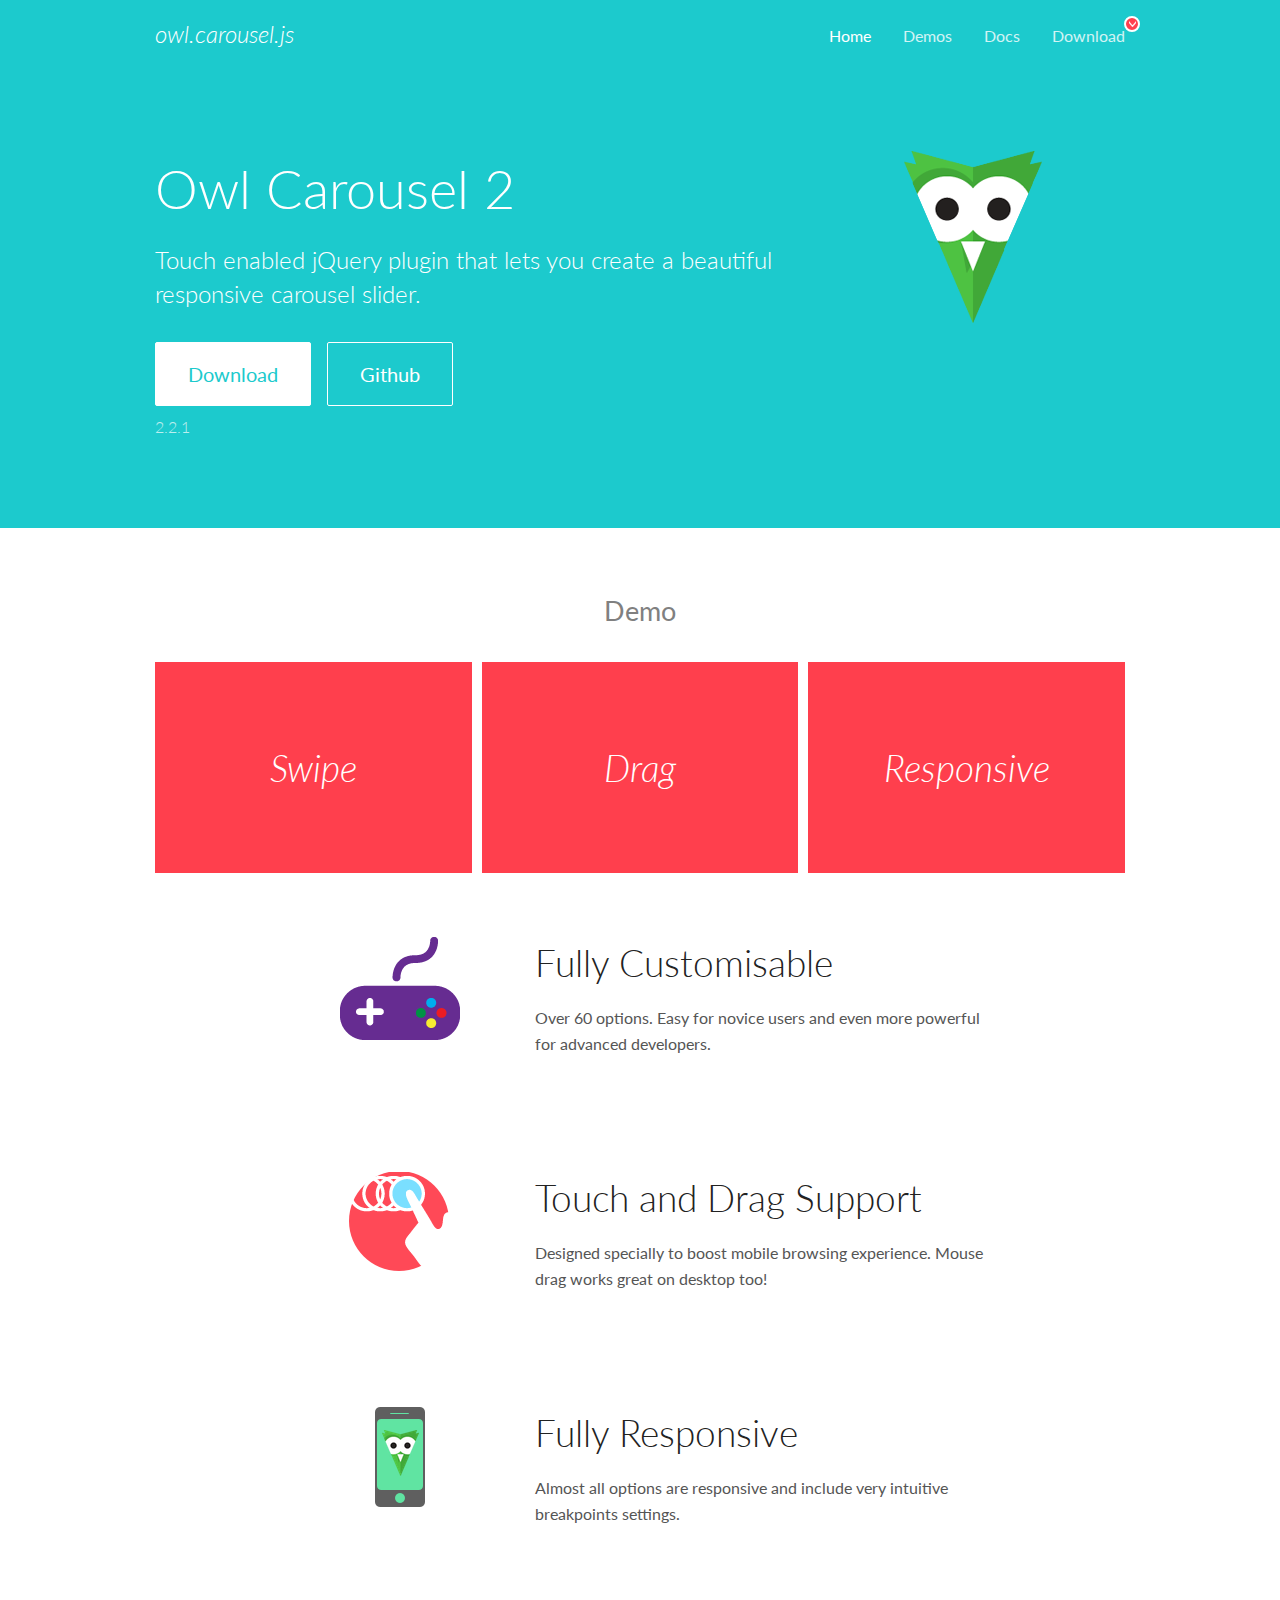
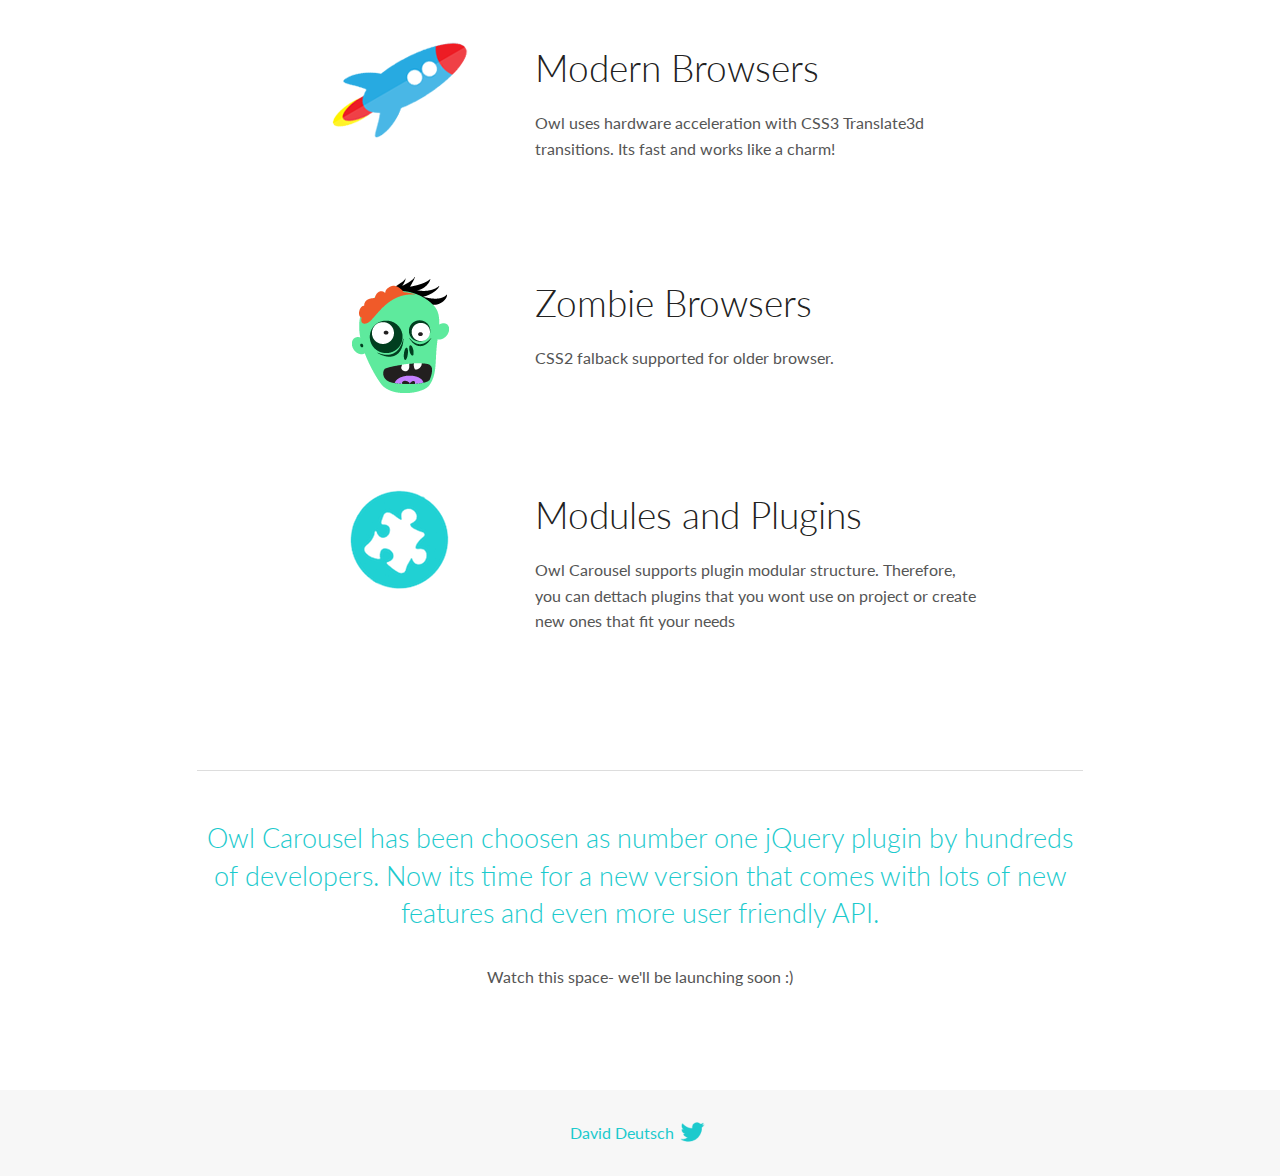
<file: assets/lib/owl.carousel/docs/index.html>
<!DOCTYPE html>
<html lang="en">
  <head>

    <!-- head -->
    <meta charset="utf-8">
    <meta name="msapplication-tap-highlight" content="no" />
    <meta name="viewport" content="width=device-width, initial-scale=1.0" />
    <meta name="description" content="Touch enabled jQuery plugin that lets you create beautiful responsive carousel slider.">
    <meta name="author" content="David Deutsch">
    <title>
      Home | Owl Carousel | 2.2.1
    </title>

    <!-- Stylesheets -->
    <link href='https://fonts.googleapis.com/css?family=Lato:300,400,700,400italic,300italic' rel='stylesheet' type='text/css'>
    <link rel="stylesheet" href="assets/css/docs.theme.min.css">

    <!-- Owl Stylesheets -->
    <link rel="stylesheet" href="assets/owlcarousel/assets/owl.carousel.min.css">
    <link rel="stylesheet" href="assets/owlcarousel/assets/owl.theme.default.min.css">

    <!-- HTML5 shim and Respond.js IE8 support of HTML5 elements and media queries -->

    <!--[if lt IE 9]>
      <script src="https://oss.maxcdn.com/libs/html5shiv/3.7.0/html5shiv.js"></script>
      <script src="https://oss.maxcdn.com/libs/respond.js/1.3.0/respond.min.js"></script>
    <![endif]-->

    <!-- Favicons -->
    <link rel="apple-touch-icon-precomposed" sizes="144x144" href="assets/ico/apple-touch-icon-144-precomposed.png">
    <link rel="shortcut icon" href="assets/ico/favicon.png">
    <link rel="shortcut icon" href="favicon.ico">

    <!-- Yeah i know js should not be in header. Its required for demos.-->

    <!-- javascript -->
    <script src="assets/vendors/jquery.min.js"></script>
    <script src="assets/owlcarousel/owl.carousel.js"></script>
  </head>
  <body>

    <!-- header -->
    <header class="header">
      <div class="row">
        <div class="large-12 columns">
          <div class="brand left">
            <h3>
              <a href="/OwlCarousel2/">owl.carousel.js</a> 
            </h3>
          </div>
          <a id="toggle-nav" class="right">
            <span></span> <span></span> <span></span> 
          </a> 
          <div class="nav-bar">
            <ul class="clearfix">
              <li class="active">
                <a href="/OwlCarousel2/index.html">Home</a> 
              </li>
              <li> <a href="/OwlCarousel2/demos/demos.html">Demos</a>  </li>
              <li> <a href="/OwlCarousel2/docs/started-welcome.html">Docs</a>  </li>
              <li>
                <a href="https://github.com/OwlCarousel2/OwlCarousel2/archive/2.2.1.zip">Download</a> 
                <span class="download"></span> 
              </li>
            </ul>
          </div>
        </div>
      </div>
    </header>

    <!-- home panel -->
    <section id="hero">
      <div class="row">
        <div class="large-8 medium-8 columns">
          <h1>Owl Carousel 2</h1>
          <h4>Touch enabled jQuery plugin that lets you create a beautiful responsive carousel slider.</h4>
          <a href="https://github.com/OwlCarousel2/OwlCarousel2/archive/2.2.1.zip" class="hero-button">Download</a> 
          <a href="https://github.com/OwlCarousel2/OwlCarousel2" class="hero-button outline">Github</a> 
          <p>2.2.1</p>
        </div>
        <div class="large-4 medium-4 columns">
          <img class="owl-logo" src="assets/img/owl-logo.png" alt="mr. Owl">
        </div>
      </div>
    </section>

    <!-- body -->
    <div class="home-demo">
      <div class="row">
        <div class="large-12 columns">
          <h3>Demo</h3>
          <div class="owl-carousel">
            <div class="item">
              <h2>Swipe</h2>
            </div>
            <div class="item">
              <h2>Drag</h2>
            </div>
            <div class="item">
              <h2>Responsive</h2>
            </div>
            <div class="item">
              <h2>CSS3</h2>
            </div>
            <div class="item">
              <h2>Fast</h2>
            </div>
            <div class="item">
              <h2>Easy</h2>
            </div>
            <div class="item">
              <h2>Free</h2>
            </div>
            <div class="item">
              <h2>Upgradable</h2>
            </div>
            <div class="item">
              <h2>Tons of options</h2>
            </div>
            <div class="item">
              <h2>Infinity</h2>
            </div>
            <div class="item">
              <h2>Auto Width</h2>
            </div>
          </div>
        </div>
      </div>
    </div>
    <script>
      var owl = $('.owl-carousel');
      owl.owlCarousel({
        margin: 10,
        loop: true,
        responsive: {
          0: {
            items: 1
          },
          600: {
            items: 2
          },
          1000: {
            items: 3
          }
        }
      })
    </script>

    <!-- features -->
    <div id="features">
      <div class="row">
        <div class="small-12 medium-9 small-centered columns">
          <section class="row feature">
            <div class="medium-4 small-12 columns">
              <img src="assets/img/feature-options.png" alt="">
            </div>
            <div class="medium-8 small-12 columns">
              <h2>Fully Customisable</h2>
              <p>Over 60 options. Easy for novice users and even more powerful for advanced developers.</p>
            </div>
          </section>
          <section class="row feature">
            <div class="medium-4 small-12 columns">
              <img src="assets/img/feature-drag.png" alt="">
            </div>
            <div class="medium-8 small-12 columns">
              <h2>Touch and Drag Support</h2>
              <p>Designed specially to boost mobile browsing experience. Mouse drag works great on desktop too!</p>
            </div>
          </section>
          <section class="row feature">
            <div class="medium-4 small-12 columns">
              <img src="assets/img/feature-responsive.png" alt="">
            </div>
            <div class="medium-8 small-12 columns">
              <h2>Fully Responsive</h2>
              <p>Almost all options are responsive and include very intuitive breakpoints settings.</p>
            </div>
          </section>
          <section class="row feature">
            <div class="medium-4 small-12 columns">
              <img src="assets/img/feature-modern.png" alt="">
            </div>
            <div class="medium-8 small-12 columns">
              <h2>Modern Browsers</h2>
              <p>Owl uses hardware acceleration with CSS3 Translate3d transitions. Its fast and works like a charm! </p>
            </div>
          </section>
          <section class="row feature">
            <div class="medium-4 small-12 columns">
              <img src="assets/img/feature-zombie.png" alt="">
            </div>
            <div class="medium-8 small-12 columns">
              <h2>Zombie Browsers</h2>
              <p>CSS2 falback supported for older browser.</p>
            </div>
          </section>
          <section class="row feature">
            <div class="medium-4 small-12 columns">
              <img src="assets/img/feature-module.png" alt="">
            </div>
            <div class="medium-8 small-12 columns">
              <h2>Modules and Plugins</h2>
              <p>Owl Carousel supports plugin modular structure. Therefore, you can dettach plugins that you wont use on project or create new ones that fit your needs</p>
            </div>
          </section>
        </div>
      </div>
    </div>

    <!-- footer -->
    <section id="teaser-text">
      <div class="row">
        <div class="small-12 medium-11 small-centered columns">
          <hr>
          <h3 id="owl-carousel-has-been-choosen-as-number-one-jquery-plugin-by-hundreds-of-developers-now-its-time-for-a-new-version-that-comes-with-lots-of-new-features-and-even-more-user-friendly-api-">Owl Carousel has been choosen as number one jQuery plugin by hundreds of developers. Now its time for a new version that comes with lots of new features and even more user friendly API.</h3>
          <p>Watch this space- we&#39;ll be launching soon :)</p>
        </div>
      </div>
    </section>

    <!-- footer -->
    <footer class="footer">
      <div class="row">
        <div class="large-12 columns">
          <h5>
            <a href="/OwlCarousel2/docs/support-contact.html">David Deutsch</a> 
            <a id="custom-tweet-button" href="https://twitter.com/share?url=https://github.com/OwlCarousel2/OwlCarousel2&text=Owl Carousel - This is so awesome! " target="_blank"></a> 
          </h5>
        </div>
      </div>
    </footer>

    <!-- vendors -->
    <script src="assets/vendors/highlight.js"></script>
    <script src="assets/js/app.js"></script>
  </body>
</html>
</file>
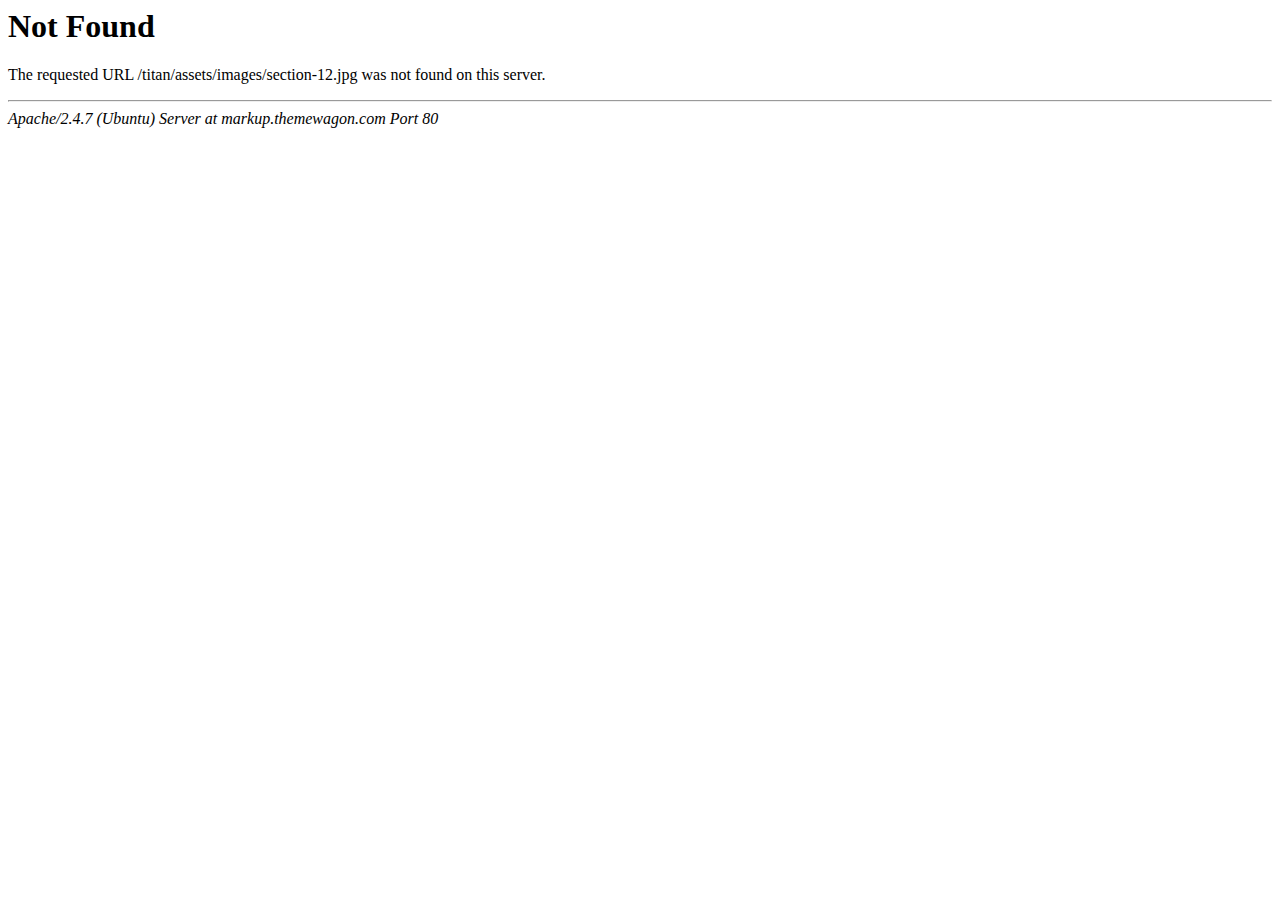
<file: assets/images/section-12.html>
<!DOCTYPE HTML PUBLIC "-//IETF//DTD HTML 2.0//EN">
<html><head>
<title>404 Not Found</title>
</head><body>
<h1>Not Found</h1>
<p>The requested URL /titan/assets/images/section-12.jpg was not found on this server.</p>
<hr>
<address>Apache/2.4.7 (Ubuntu) Server at markup.themewagon.com Port 80</address>
</body></html>
</file>
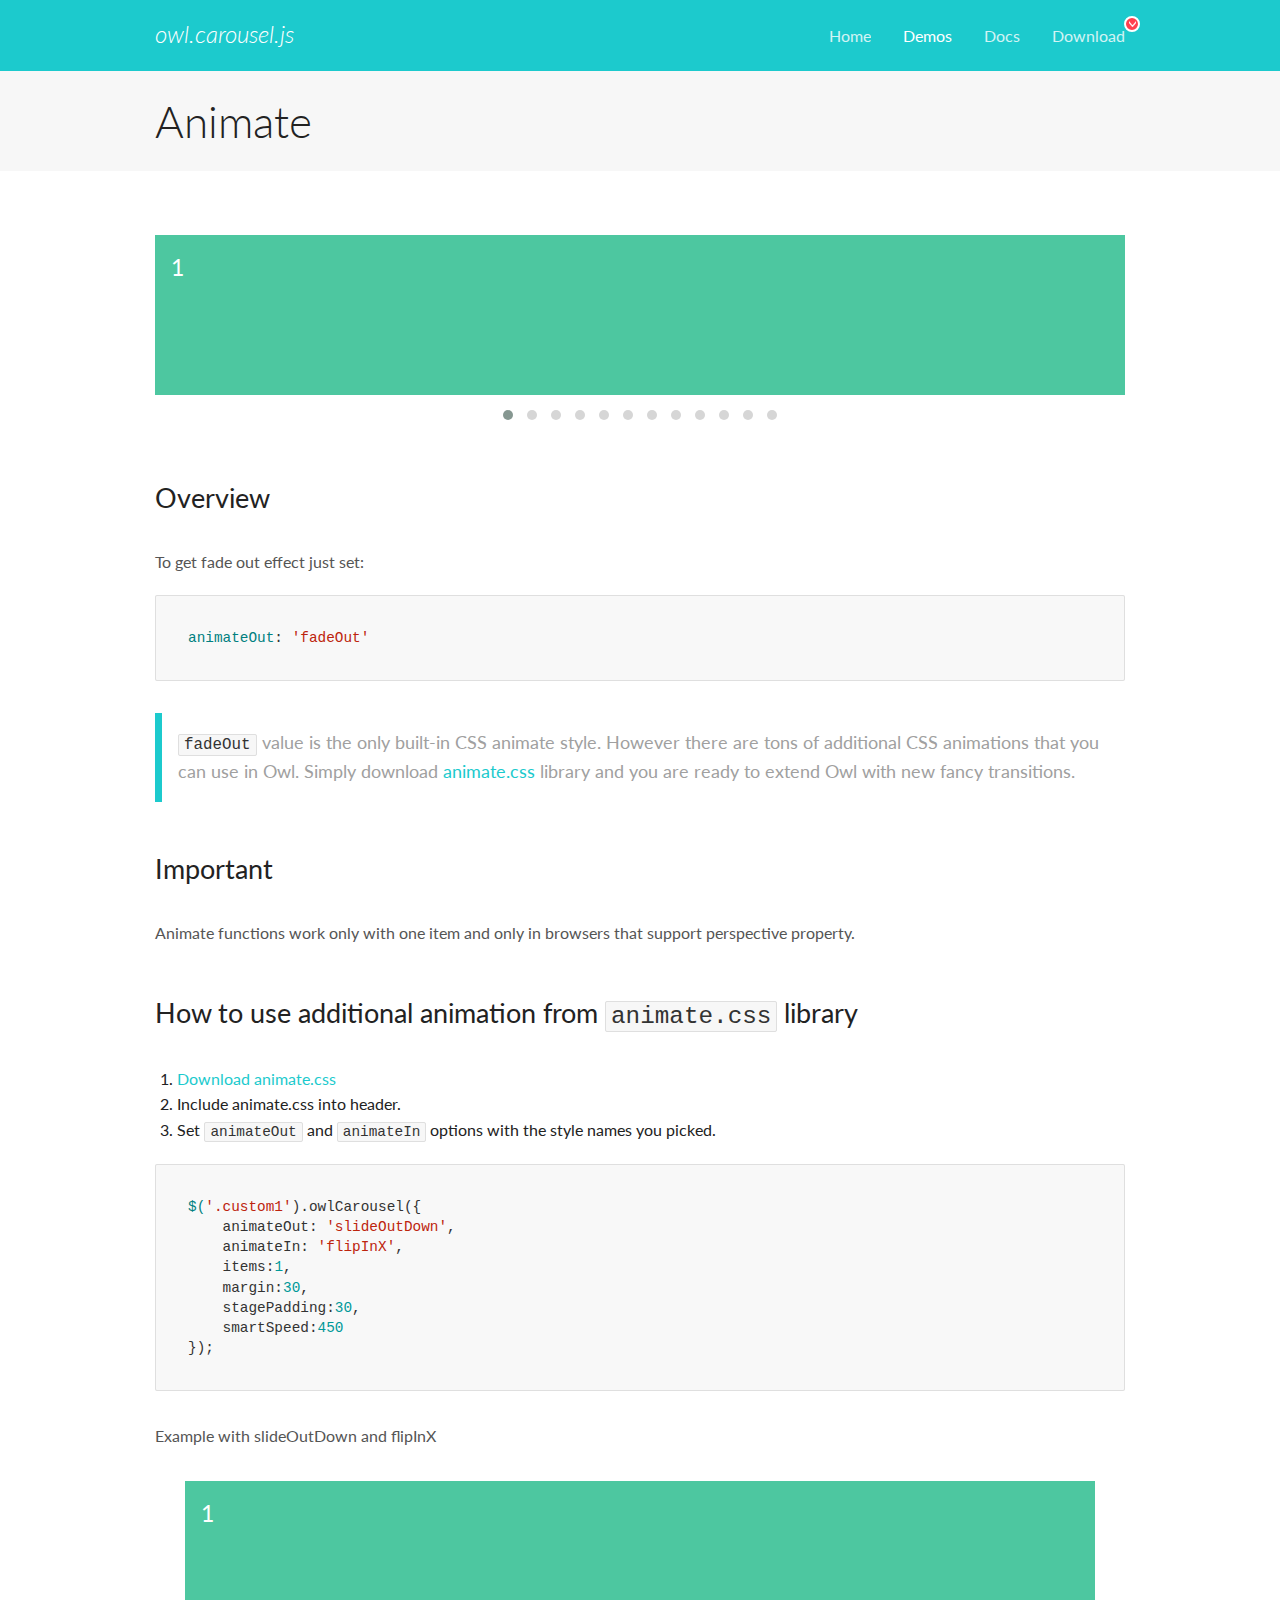
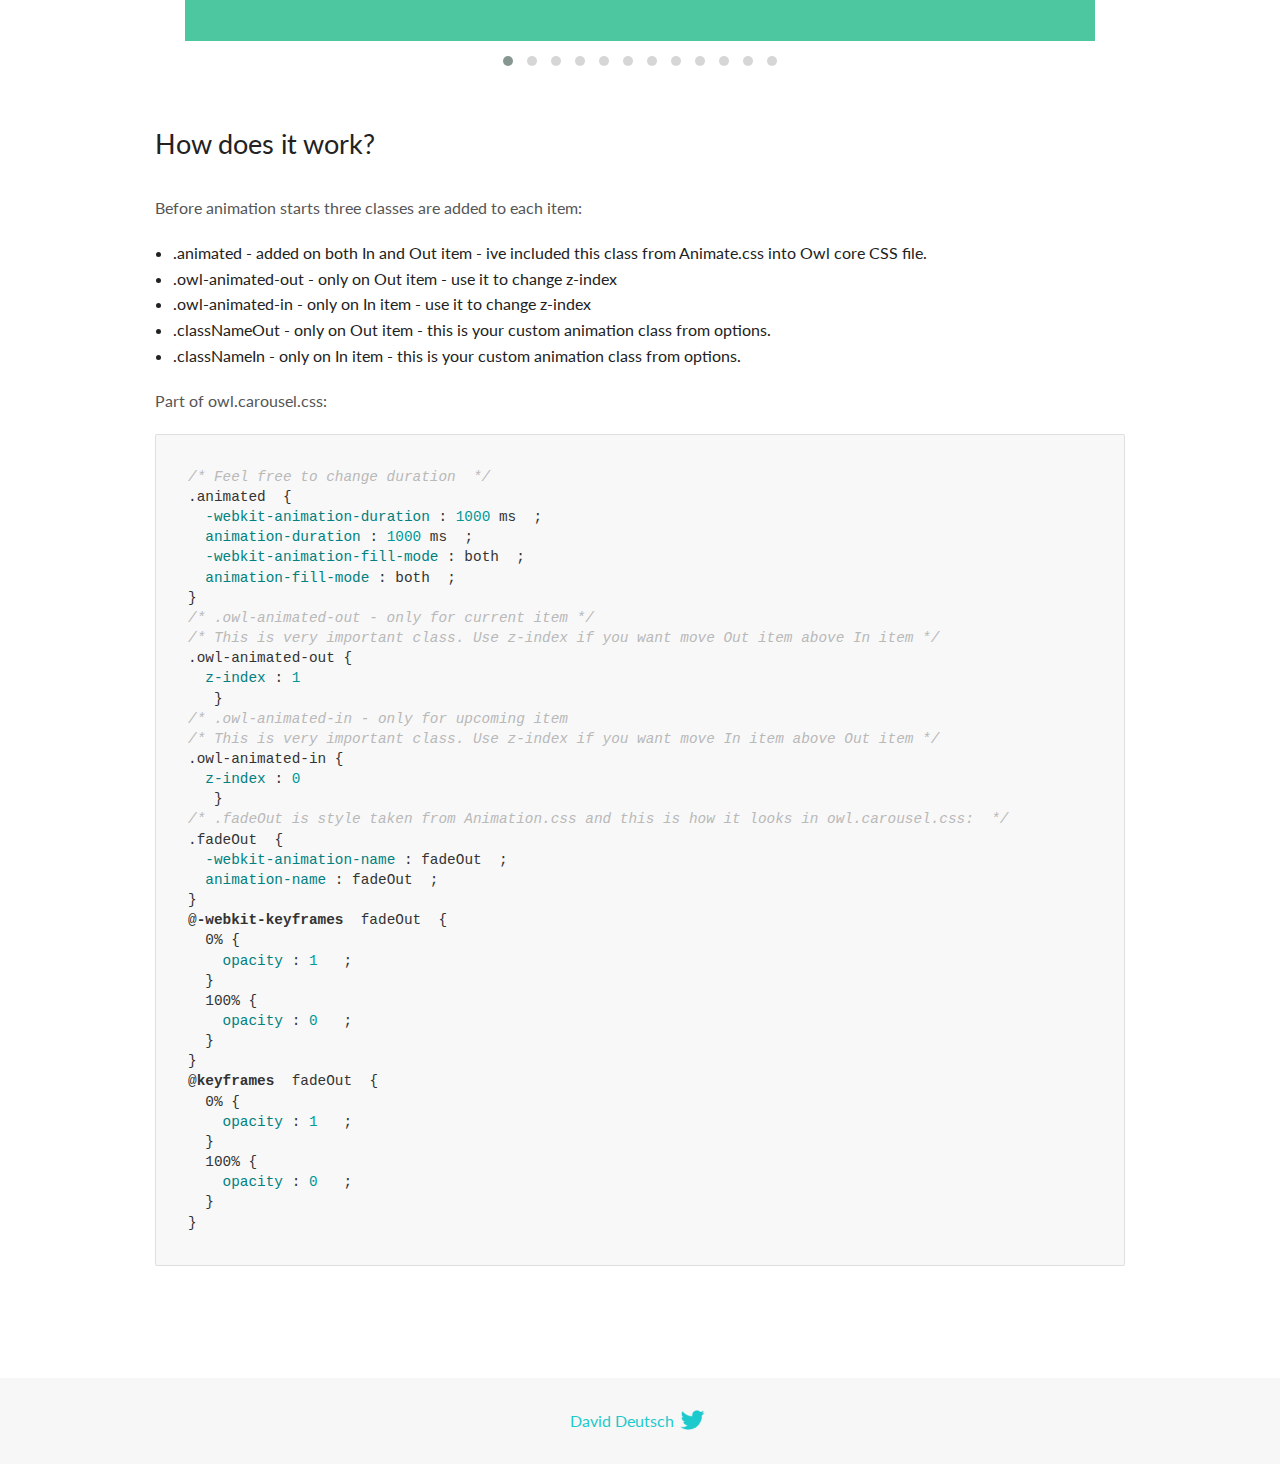
<file: assets/lib/owl.carousel/docs/demos/animate.html>
<!DOCTYPE html>
<html lang="en">
  <head>

    <!-- head -->
    <meta charset="utf-8">
    <meta name="msapplication-tap-highlight" content="no" />
    <meta name="viewport" content="width=device-width, initial-scale=1.0" />
    <meta name="description" content="Animate carousel">
    <meta name="author" content="David Deutsch">
    <title>
      Animate Demo | Owl Carousel | 2.2.1
    </title>

    <!-- Stylesheets -->
    <link href='https://fonts.googleapis.com/css?family=Lato:300,400,700,400italic,300italic' rel='stylesheet' type='text/css'>
    <link rel="stylesheet" href="../assets/css/docs.theme.min.css">

    <!-- Owl Stylesheets -->
    <link rel="stylesheet" href="../assets/owlcarousel/assets/owl.carousel.min.css">
    <link rel="stylesheet" href="../assets/owlcarousel/assets/owl.theme.default.min.css">

    <!-- HTML5 shim and Respond.js IE8 support of HTML5 elements and media queries -->

    <!--[if lt IE 9]>
      <script src="https://oss.maxcdn.com/libs/html5shiv/3.7.0/html5shiv.js"></script>
      <script src="https://oss.maxcdn.com/libs/respond.js/1.3.0/respond.min.js"></script>
    <![endif]-->

    <!-- Favicons -->
    <link rel="apple-touch-icon-precomposed" sizes="144x144" href="../assets/ico/apple-touch-icon-144-precomposed.png">
    <link rel="shortcut icon" href="../assets/ico/favicon.png">
    <link rel="shortcut icon" href="favicon.ico">

    <!-- Yeah i know js should not be in header. Its required for demos.-->

    <!-- javascript -->
    <script src="../assets/vendors/jquery.min.js"></script>
    <script src="../assets/owlcarousel/owl.carousel.js"></script>
  </head>
  <body>

    <!-- header -->
    <header class="header">
      <div class="row">
        <div class="large-12 columns">
          <div class="brand left">
            <h3>
              <a href="/OwlCarousel2/">owl.carousel.js</a> 
            </h3>
          </div>
          <a id="toggle-nav" class="right">
            <span></span> <span></span> <span></span> 
          </a> 
          <div class="nav-bar">
            <ul class="clearfix">
              <li> <a href="/OwlCarousel2/index.html">Home</a>  </li>
              <li class="active">
                <a href="/OwlCarousel2/demos/demos.html">Demos</a> 
              </li>
              <li> <a href="/OwlCarousel2/docs/started-welcome.html">Docs</a>  </li>
              <li>
                <a href="https://github.com/OwlCarousel2/OwlCarousel2/archive/2.2.1.zip">Download</a> 
                <span class="download"></span> 
              </li>
            </ul>
          </div>
        </div>
      </div>
    </header>

    <!-- title -->
    <section class="title">
      <div class="row">
        <div class="large-12 columns">
          <h1>Animate</h1>
        </div>
      </div>
    </section>

    <!--  Demos -->
    <section id="demos">
      <div class="row">
        <div class="large-12 columns">
          <div class="fadeOut owl-carousel owl-theme">
            <div class="item">
              <h4>1</h4>
            </div>
            <div class="item">
              <h4>2</h4>
            </div>
            <div class="item">
              <h4>3</h4>
            </div>
            <div class="item">
              <h4>4</h4>
            </div>
            <div class="item">
              <h4>5</h4>
            </div>
            <div class="item">
              <h4>6</h4>
            </div>
            <div class="item">
              <h4>7</h4>
            </div>
            <div class="item">
              <h4>8</h4>
            </div>
            <div class="item">
              <h4>9</h4>
            </div>
            <div class="item">
              <h4>10</h4>
            </div>
            <div class="item">
              <h4>11</h4>
            </div>
            <div class="item">
              <h4>12</h4>
            </div>
          </div>
          <h3 id="overview">Overview</h3>
          <p>To get fade out effect just set:</p>
          <pre><code>animateOut: &#39;fadeOut&#39;</code></pre>
          <blockquote>
            <p><code>fadeOut</code> value is the only built-in CSS animate style. However there are tons of additional CSS animations that you can use in Owl. Simply download
              <a href="https://daneden.github.io/animate.css/">animate.css</a>  library and you are ready to extend Owl with new fancy transitions.</p>
          </blockquote>
          <h3 id="important">Important</h3>
          <p>Animate functions work only with one item and only in browsers that support perspective property.</p>
          <h3 id="how-to-use-additional-animation-from-animate-css-library">How to use additional animation from <code>animate.css</code> library</h3>
          <ol>
            <li> <a href="https://daneden.github.io/animate.css/">Download animate.css</a>  </li>
            <li>Include animate.css into header.</li>
            <li>Set <code>animateOut</code> and <code>animateIn</code> options with the style names you picked.</li>
          </ol>
          <pre><code>$(&#39;.custom1&#39;).owlCarousel({
    animateOut: &#39;slideOutDown&#39;,
    animateIn: &#39;flipInX&#39;,
    items:1,
    margin:30,
    stagePadding:30,
    smartSpeed:450
});</code></pre>
          <p>Example with slideOutDown and flipInX</p>
          <div class="custom1 owl-carousel owl-theme">
            <div class="item">
              <h4>1</h4>
            </div>
            <div class="item">
              <h4>2</h4>
            </div>
            <div class="item">
              <h4>3</h4>
            </div>
            <div class="item">
              <h4>4</h4>
            </div>
            <div class="item">
              <h4>5</h4>
            </div>
            <div class="item">
              <h4>6</h4>
            </div>
            <div class="item">
              <h4>7</h4>
            </div>
            <div class="item">
              <h4>8</h4>
            </div>
            <div class="item">
              <h4>9</h4>
            </div>
            <div class="item">
              <h4>10</h4>
            </div>
            <div class="item">
              <h4>11</h4>
            </div>
            <div class="item">
              <h4>12</h4>
            </div>
          </div>
          <h3 id="how-does-it-work-">How does it work?</h3>
          <p>Before animation starts three classes are added to each item:</p>
          <ul>
            <li>.animated - added on both In and Out item - ive included this class from Animate.css into Owl core CSS file.</li>
            <li>.owl-animated-out - only on Out item - use it to change z-index</li>
            <li>.owl-animated-in - only on In item - use it to change z-index</li>
            <li>.classNameOut - only on Out item - this is your custom animation class from options.</li>
            <li>.classNameIn - only on In item - this is your custom animation class from options.</li>
          </ul>
          <p>Part of owl.carousel.css:</p>
          <pre><code class="language-css"><span class="comment">/* Feel free to change duration  */</span> 
<span class="class">.animated</span>  <span class="rules">{
  <span class="rule"><span class="attribute">-webkit-animation-duration</span> :<span class="value"> <span class="number">1000</span> ms</span> </span> ;
  <span class="rule"><span class="attribute">animation-duration</span> :<span class="value"> <span class="number">1000</span> ms</span> </span> ;
  <span class="rule"><span class="attribute">-webkit-animation-fill-mode</span> :<span class="value"> both</span> </span> ;
  <span class="rule"><span class="attribute">animation-fill-mode</span> :<span class="value"> both</span> </span> ;
<span class="rule">}</span> </span> 
<span class="comment">/* .owl-animated-out - only for current item */</span> 
<span class="comment">/* This is very important class. Use z-index if you want move Out item above In item */</span> 
<span class="class">.owl-animated-out</span> <span class="rules">{
  <span class="rule"><span class="attribute">z-index</span> :<span class="value"> <span class="number">1</span> 
</span> </span> </span> }
<span class="comment">/* .owl-animated-in - only for upcoming item
/* This is very important class. Use z-index if you want move In item above Out item */</span> 
<span class="class">.owl-animated-in</span> <span class="rules">{
  <span class="rule"><span class="attribute">z-index</span> :<span class="value"> <span class="number">0</span> 
</span> </span> </span> }
<span class="comment">/* .fadeOut is style taken from Animation.css and this is how it looks in owl.carousel.css:  */</span> 
<span class="class">.fadeOut</span>  <span class="rules">{
  <span class="rule"><span class="attribute">-webkit-animation-name</span> :<span class="value"> fadeOut</span> </span> ;
  <span class="rule"><span class="attribute">animation-name</span> :<span class="value"> fadeOut</span> </span> ;
<span class="rule">}</span> </span> 
<span class="at_rule">@<span class="keyword">-webkit-keyframes</span>  fadeOut </span> {
  0% <span class="rules">{
    <span class="rule"><span class="attribute">opacity</span> :<span class="value"> <span class="number">1</span> </span> </span> ;
  <span class="rule">}</span> </span> 
  100% <span class="rules">{
    <span class="rule"><span class="attribute">opacity</span> :<span class="value"> <span class="number">0</span> </span> </span> ;
  <span class="rule">}</span> </span> 
}
<span class="at_rule">@<span class="keyword">keyframes</span>  fadeOut </span> {
  0% <span class="rules">{
    <span class="rule"><span class="attribute">opacity</span> :<span class="value"> <span class="number">1</span> </span> </span> ;
  <span class="rule">}</span> </span> 
  100% <span class="rules">{
    <span class="rule"><span class="attribute">opacity</span> :<span class="value"> <span class="number">0</span> </span> </span> ;
  <span class="rule">}</span> </span> 
}</code></pre>
          <link rel="stylesheet" href="../assets/css/animate.css">
          <script>
            jQuery(document).ready(function($) {
              $('.fadeOut').owlCarousel({
                items: 1,
                animateOut: 'fadeOut',
                loop: true,
                margin: 10,
              });
              $('.custom1').owlCarousel({
                animateOut: 'slideOutDown',
                animateIn: 'flipInX',
                items: 1,
                margin: 30,
                stagePadding: 30,
                smartSpeed: 450
              });
            });
          </script>
        </div>
      </div>
    </section>

    <!-- footer -->
    <footer class="footer">
      <div class="row">
        <div class="large-12 columns">
          <h5>
            <a href="/OwlCarousel2/docs/support-contact.html">David Deutsch</a> 
            <a id="custom-tweet-button" href="https://twitter.com/share?url=https://github.com/OwlCarousel2/OwlCarousel2&text=Owl Carousel - This is so awesome! " target="_blank"></a> 
          </h5>
        </div>
      </div>
    </footer>

    <!-- vendors -->
    <script src="../assets/vendors/highlight.js"></script>
    <script src="../assets/js/app.js"></script>
  </body>
</html>
</file>
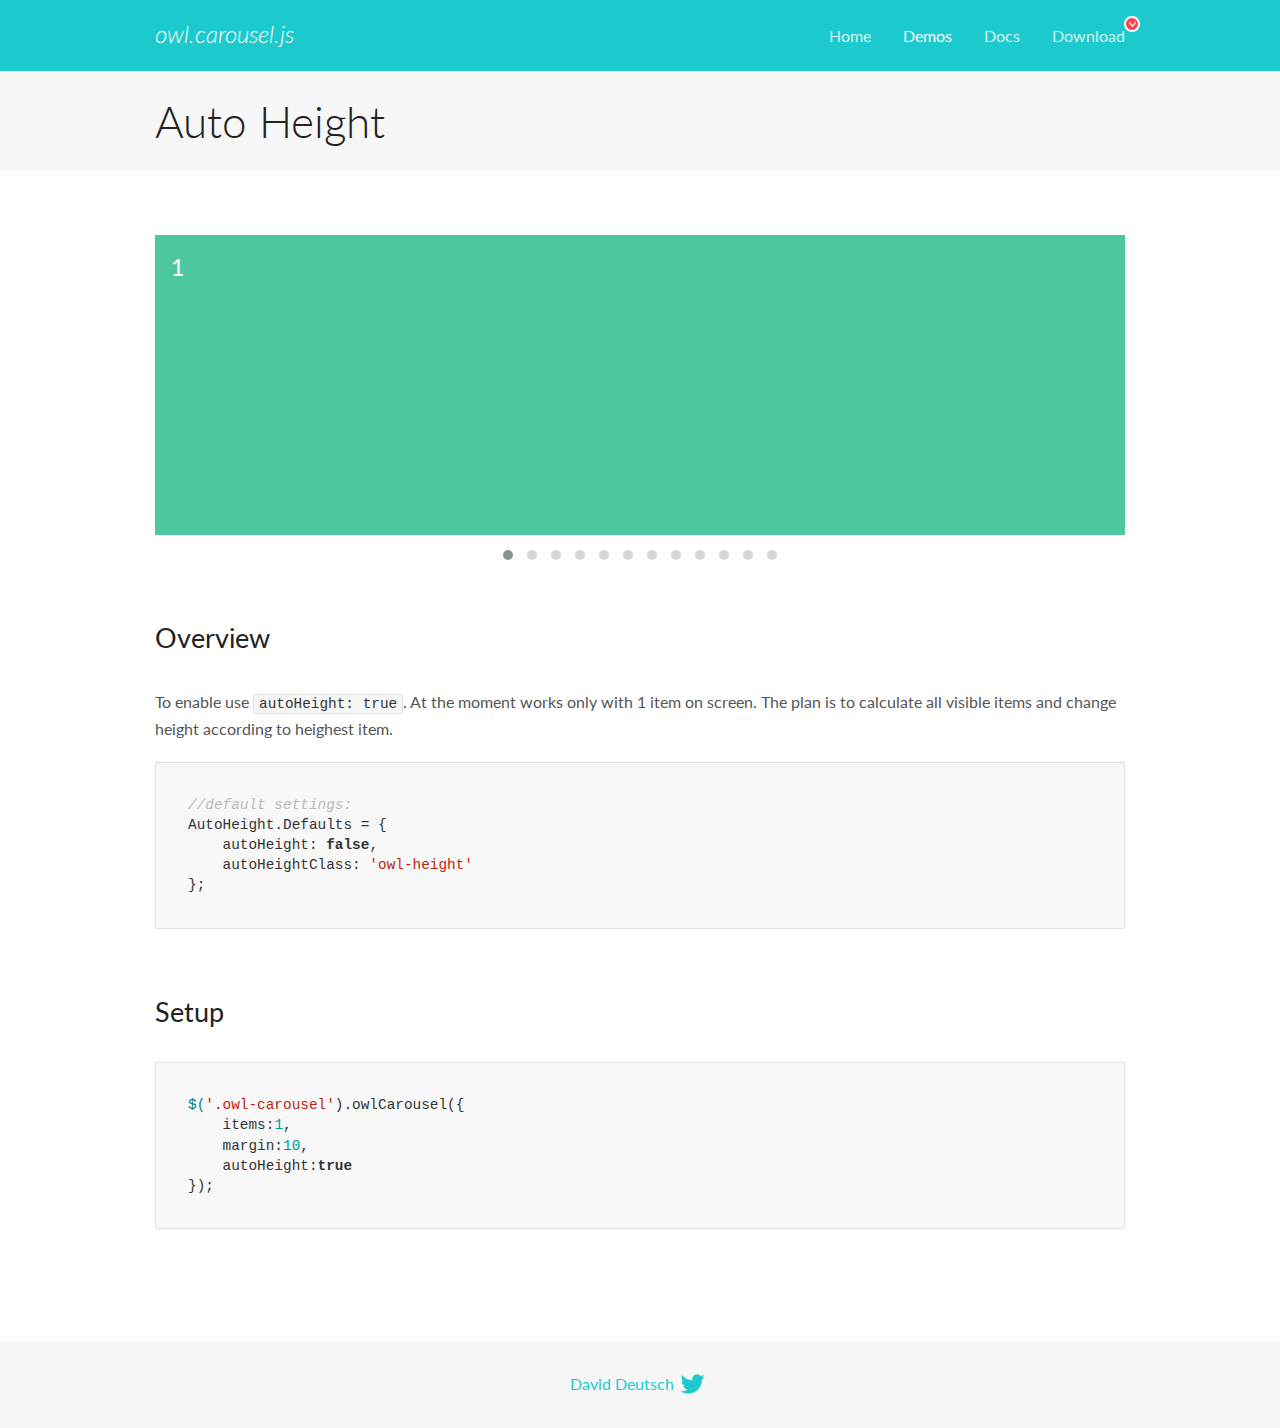
<file: assets/lib/owl.carousel/docs/demos/autoheight.html>
<!DOCTYPE html>
<html lang="en">
  <head>

    <!-- head -->
    <meta charset="utf-8">
    <meta name="msapplication-tap-highlight" content="no" />
    <meta name="viewport" content="width=device-width, initial-scale=1.0" />
    <meta name="description" content="autoHeight usage demo">
    <meta name="author" content="David Deutsch">
    <title>
      Auto Height Demo | Owl Carousel | 2.2.1
    </title>

    <!-- Stylesheets -->
    <link href='https://fonts.googleapis.com/css?family=Lato:300,400,700,400italic,300italic' rel='stylesheet' type='text/css'>
    <link rel="stylesheet" href="../assets/css/docs.theme.min.css">

    <!-- Owl Stylesheets -->
    <link rel="stylesheet" href="../assets/owlcarousel/assets/owl.carousel.min.css">
    <link rel="stylesheet" href="../assets/owlcarousel/assets/owl.theme.default.min.css">

    <!-- HTML5 shim and Respond.js IE8 support of HTML5 elements and media queries -->

    <!--[if lt IE 9]>
      <script src="https://oss.maxcdn.com/libs/html5shiv/3.7.0/html5shiv.js"></script>
      <script src="https://oss.maxcdn.com/libs/respond.js/1.3.0/respond.min.js"></script>
    <![endif]-->

    <!-- Favicons -->
    <link rel="apple-touch-icon-precomposed" sizes="144x144" href="../assets/ico/apple-touch-icon-144-precomposed.png">
    <link rel="shortcut icon" href="../assets/ico/favicon.png">
    <link rel="shortcut icon" href="favicon.ico">

    <!-- Yeah i know js should not be in header. Its required for demos.-->

    <!-- javascript -->
    <script src="../assets/vendors/jquery.min.js"></script>
    <script src="../assets/owlcarousel/owl.carousel.js"></script>
  </head>
  <body>

    <!-- header -->
    <header class="header">
      <div class="row">
        <div class="large-12 columns">
          <div class="brand left">
            <h3>
              <a href="/OwlCarousel2/">owl.carousel.js</a> 
            </h3>
          </div>
          <a id="toggle-nav" class="right">
            <span></span> <span></span> <span></span> 
          </a> 
          <div class="nav-bar">
            <ul class="clearfix">
              <li> <a href="/OwlCarousel2/index.html">Home</a>  </li>
              <li class="active">
                <a href="/OwlCarousel2/demos/demos.html">Demos</a> 
              </li>
              <li> <a href="/OwlCarousel2/docs/started-welcome.html">Docs</a>  </li>
              <li>
                <a href="https://github.com/OwlCarousel2/OwlCarousel2/archive/2.2.1.zip">Download</a> 
                <span class="download"></span> 
              </li>
            </ul>
          </div>
        </div>
      </div>
    </header>

    <!-- title -->
    <section class="title">
      <div class="row">
        <div class="large-12 columns">
          <h1>Auto Height</h1>
        </div>
      </div>
    </section>

    <!--  Demos -->
    <section id="demos">
      <div class="row">
        <div class="large-12 columns">
          <div class="owl-carousel owl-theme">
            <div class="item" style="height:300px">
              <h4>1</h4>
            </div>
            <div class="item" style="height:100px">
              <h4>2</h4>
            </div>
            <div class="item" style="height:500px">
              <h4>3</h4>
            </div>
            <div class="item" style="height:250px">
              <h4>4</h4>
            </div>
            <div class="item" style="height:400px">
              <h4>5</h4>
            </div>
            <div class="item" style="height:500px">
              <h4>6</h4>
            </div>
            <div class="item" style="height:600px">
              <h4>7</h4>
            </div>
            <div class="item" style="height:400px">
              <h4>8</h4>
            </div>
            <div class="item" style="height:300px">
              <h4>9</h4>
            </div>
            <div class="item" style="height:350px">
              <h4>10</h4>
            </div>
            <div class="item" style="height:200px">
              <h4>11</h4>
            </div>
            <div class="item" style="height:150px">
              <h4>12</h4>
            </div>
          </div>
          <h3 id="overview">Overview</h3>
          <p>To enable use <code>autoHeight: true</code>. At the moment works only with 1 item on screen. The plan is to calculate all visible items and change height according to heighest item.</p>
          <pre><code>//default settings:
AutoHeight.Defaults = {
    autoHeight: false,
    autoHeightClass: &#39;owl-height&#39;
};</code></pre>
          <h3 id="setup">Setup</h3>
          <pre><code>$(&#39;.owl-carousel&#39;).owlCarousel({
    items:1,
    margin:10,
    autoHeight:true
});</code></pre>
          <script>
            $(document).ready(function() {
              $('.owl-carousel').owlCarousel({
                items: 1,
                margin: 10,
                autoHeight: true
              });
            })
          </script>
        </div>
      </div>
    </section>

    <!-- footer -->
    <footer class="footer">
      <div class="row">
        <div class="large-12 columns">
          <h5>
            <a href="/OwlCarousel2/docs/support-contact.html">David Deutsch</a> 
            <a id="custom-tweet-button" href="https://twitter.com/share?url=https://github.com/OwlCarousel2/OwlCarousel2&text=Owl Carousel - This is so awesome! " target="_blank"></a> 
          </h5>
        </div>
      </div>
    </footer>

    <!-- vendors -->
    <script src="../assets/vendors/highlight.js"></script>
    <script src="../assets/js/app.js"></script>
  </body>
</html>
</file>
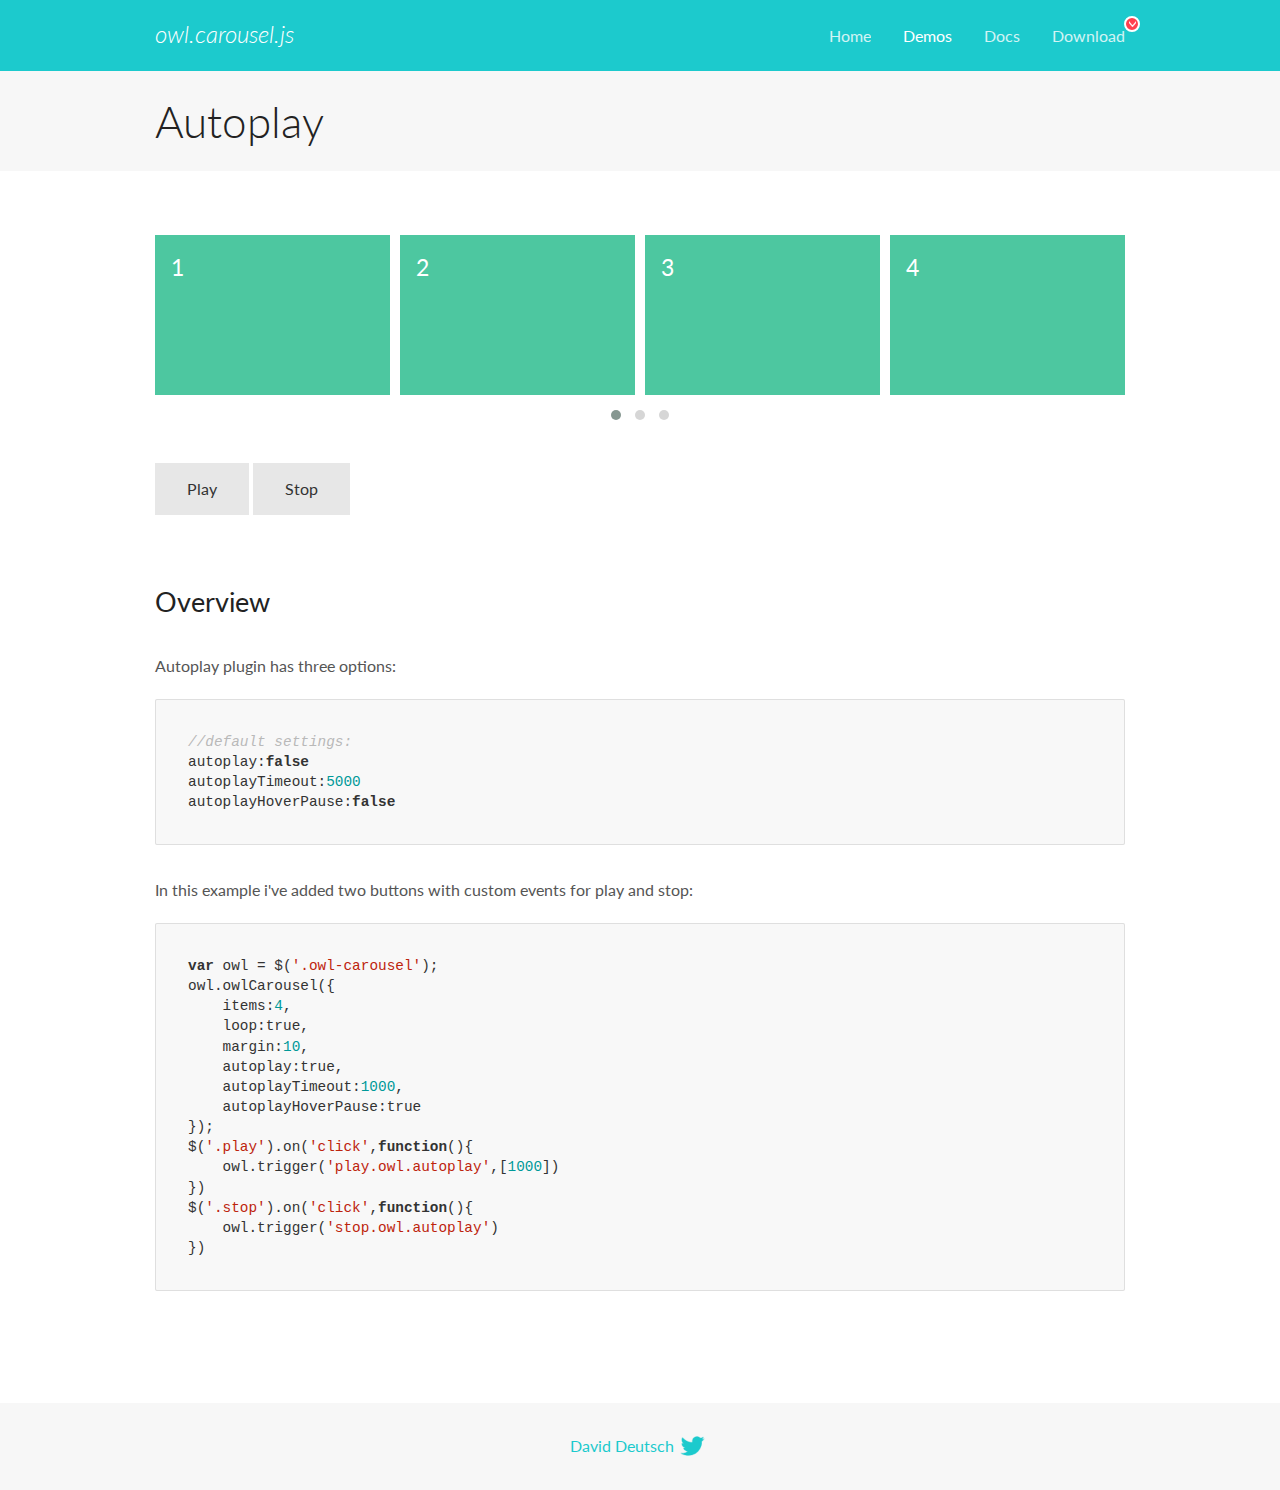
<file: assets/lib/owl.carousel/docs/demos/autoplay.html>
<!DOCTYPE html>
<html lang="en">
  <head>

    <!-- head -->
    <meta charset="utf-8">
    <meta name="msapplication-tap-highlight" content="no" />
    <meta name="viewport" content="width=device-width, initial-scale=1.0" />
    <meta name="description" content="Autoplay usage demo">
    <meta name="author" content="David Deutsch">
    <title>
      Autoplay Demo | Owl Carousel | 2.2.1
    </title>

    <!-- Stylesheets -->
    <link href='https://fonts.googleapis.com/css?family=Lato:300,400,700,400italic,300italic' rel='stylesheet' type='text/css'>
    <link rel="stylesheet" href="../assets/css/docs.theme.min.css">

    <!-- Owl Stylesheets -->
    <link rel="stylesheet" href="../assets/owlcarousel/assets/owl.carousel.min.css">
    <link rel="stylesheet" href="../assets/owlcarousel/assets/owl.theme.default.min.css">

    <!-- HTML5 shim and Respond.js IE8 support of HTML5 elements and media queries -->

    <!--[if lt IE 9]>
      <script src="https://oss.maxcdn.com/libs/html5shiv/3.7.0/html5shiv.js"></script>
      <script src="https://oss.maxcdn.com/libs/respond.js/1.3.0/respond.min.js"></script>
    <![endif]-->

    <!-- Favicons -->
    <link rel="apple-touch-icon-precomposed" sizes="144x144" href="../assets/ico/apple-touch-icon-144-precomposed.png">
    <link rel="shortcut icon" href="../assets/ico/favicon.png">
    <link rel="shortcut icon" href="favicon.ico">

    <!-- Yeah i know js should not be in header. Its required for demos.-->

    <!-- javascript -->
    <script src="../assets/vendors/jquery.min.js"></script>
    <script src="../assets/owlcarousel/owl.carousel.js"></script>
  </head>
  <body>

    <!-- header -->
    <header class="header">
      <div class="row">
        <div class="large-12 columns">
          <div class="brand left">
            <h3>
              <a href="/OwlCarousel2/">owl.carousel.js</a> 
            </h3>
          </div>
          <a id="toggle-nav" class="right">
            <span></span> <span></span> <span></span> 
          </a> 
          <div class="nav-bar">
            <ul class="clearfix">
              <li> <a href="/OwlCarousel2/index.html">Home</a>  </li>
              <li class="active">
                <a href="/OwlCarousel2/demos/demos.html">Demos</a> 
              </li>
              <li> <a href="/OwlCarousel2/docs/started-welcome.html">Docs</a>  </li>
              <li>
                <a href="https://github.com/OwlCarousel2/OwlCarousel2/archive/2.2.1.zip">Download</a> 
                <span class="download"></span> 
              </li>
            </ul>
          </div>
        </div>
      </div>
    </header>

    <!-- title -->
    <section class="title">
      <div class="row">
        <div class="large-12 columns">
          <h1>Autoplay</h1>
        </div>
      </div>
    </section>

    <!--  Demos -->
    <section id="demos">
      <div class="row">
        <div class="large-12 columns">
          <div class="owl-carousel owl-theme">
            <div class="item">
              <h4>1</h4>
            </div>
            <div class="item">
              <h4>2</h4>
            </div>
            <div class="item">
              <h4>3</h4>
            </div>
            <div class="item">
              <h4>4</h4>
            </div>
            <div class="item">
              <h4>5</h4>
            </div>
            <div class="item">
              <h4>6</h4>
            </div>
            <div class="item">
              <h4>7</h4>
            </div>
            <div class="item">
              <h4>8</h4>
            </div>
            <div class="item">
              <h4>9</h4>
            </div>
            <div class="item">
              <h4>10</h4>
            </div>
            <div class="item">
              <h4>11</h4>
            </div>
            <div class="item">
              <h4>12</h4>
            </div>
          </div>
          <a class="button secondary play">Play</a> 
          <a class="button secondary stop">Stop</a> 
          <h3 id="overview">Overview</h3>
          <p>Autoplay plugin has three options:</p>
          <pre><code>//default settings:
autoplay:false
autoplayTimeout:5000
autoplayHoverPause:false</code></pre>
          <p>In this example i&#39;ve added two buttons with custom events for play and stop:</p>
          <pre><code>var owl = $(&#39;.owl-carousel&#39;);
owl.owlCarousel({
    items:4,
    loop:true,
    margin:10,
    autoplay:true,
    autoplayTimeout:1000,
    autoplayHoverPause:true
});
$(&#39;.play&#39;).on(&#39;click&#39;,function(){
    owl.trigger(&#39;play.owl.autoplay&#39;,[1000])
})
$(&#39;.stop&#39;).on(&#39;click&#39;,function(){
    owl.trigger(&#39;stop.owl.autoplay&#39;)
})</code></pre>
          <script>
            $(document).ready(function() {
              var owl = $('.owl-carousel');
              owl.owlCarousel({
                items: 4,
                loop: true,
                margin: 10,
                autoplay: true,
                autoplayTimeout: 1000,
                autoplayHoverPause: true
              });
              $('.play').on('click', function() {
                owl.trigger('play.owl.autoplay', [1000])
              })
              $('.stop').on('click', function() {
                owl.trigger('stop.owl.autoplay')
              })
            })
          </script>
        </div>
      </div>
    </section>

    <!-- footer -->
    <footer class="footer">
      <div class="row">
        <div class="large-12 columns">
          <h5>
            <a href="/OwlCarousel2/docs/support-contact.html">David Deutsch</a> 
            <a id="custom-tweet-button" href="https://twitter.com/share?url=https://github.com/OwlCarousel2/OwlCarousel2&text=Owl Carousel - This is so awesome! " target="_blank"></a> 
          </h5>
        </div>
      </div>
    </footer>

    <!-- vendors -->
    <script src="../assets/vendors/highlight.js"></script>
    <script src="../assets/js/app.js"></script>
  </body>
</html>
</file>
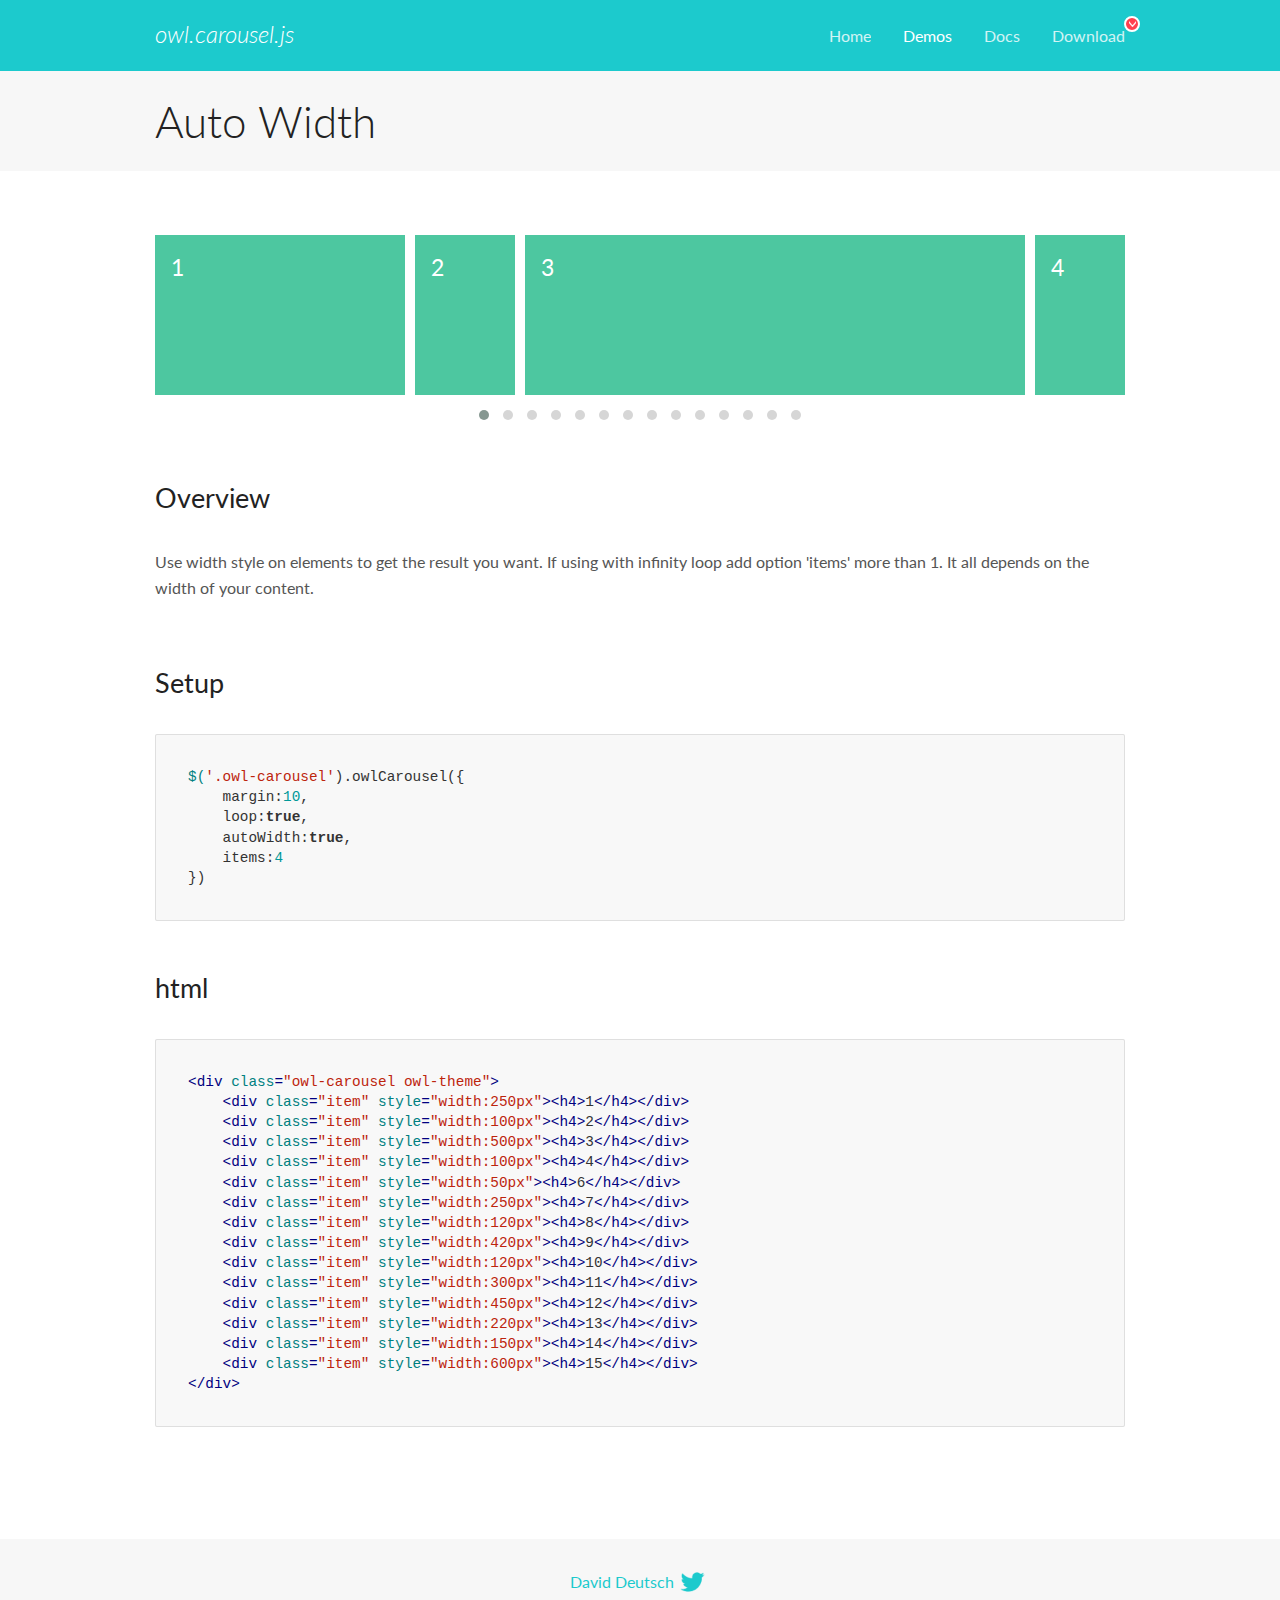
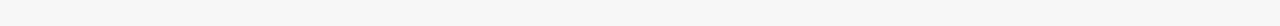
<file: assets/lib/owl.carousel/docs/demos/autowidth.html>
<!DOCTYPE html>
<html lang="en">
  <head>

    <!-- head -->
    <meta charset="utf-8">
    <meta name="msapplication-tap-highlight" content="no" />
    <meta name="viewport" content="width=device-width, initial-scale=1.0" />
    <meta name="description" content="Auto Width">
    <meta name="author" content="David Deutsch">
    <title>
      Auto Width Demo | Owl Carousel | 2.2.1
    </title>

    <!-- Stylesheets -->
    <link href='https://fonts.googleapis.com/css?family=Lato:300,400,700,400italic,300italic' rel='stylesheet' type='text/css'>
    <link rel="stylesheet" href="../assets/css/docs.theme.min.css">

    <!-- Owl Stylesheets -->
    <link rel="stylesheet" href="../assets/owlcarousel/assets/owl.carousel.min.css">
    <link rel="stylesheet" href="../assets/owlcarousel/assets/owl.theme.default.min.css">

    <!-- HTML5 shim and Respond.js IE8 support of HTML5 elements and media queries -->

    <!--[if lt IE 9]>
      <script src="https://oss.maxcdn.com/libs/html5shiv/3.7.0/html5shiv.js"></script>
      <script src="https://oss.maxcdn.com/libs/respond.js/1.3.0/respond.min.js"></script>
    <![endif]-->

    <!-- Favicons -->
    <link rel="apple-touch-icon-precomposed" sizes="144x144" href="../assets/ico/apple-touch-icon-144-precomposed.png">
    <link rel="shortcut icon" href="../assets/ico/favicon.png">
    <link rel="shortcut icon" href="favicon.ico">

    <!-- Yeah i know js should not be in header. Its required for demos.-->

    <!-- javascript -->
    <script src="../assets/vendors/jquery.min.js"></script>
    <script src="../assets/owlcarousel/owl.carousel.js"></script>
  </head>
  <body>

    <!-- header -->
    <header class="header">
      <div class="row">
        <div class="large-12 columns">
          <div class="brand left">
            <h3>
              <a href="/OwlCarousel2/">owl.carousel.js</a> 
            </h3>
          </div>
          <a id="toggle-nav" class="right">
            <span></span> <span></span> <span></span> 
          </a> 
          <div class="nav-bar">
            <ul class="clearfix">
              <li> <a href="/OwlCarousel2/index.html">Home</a>  </li>
              <li class="active">
                <a href="/OwlCarousel2/demos/demos.html">Demos</a> 
              </li>
              <li> <a href="/OwlCarousel2/docs/started-welcome.html">Docs</a>  </li>
              <li>
                <a href="https://github.com/OwlCarousel2/OwlCarousel2/archive/2.2.1.zip">Download</a> 
                <span class="download"></span> 
              </li>
            </ul>
          </div>
        </div>
      </div>
    </header>

    <!-- title -->
    <section class="title">
      <div class="row">
        <div class="large-12 columns">
          <h1>Auto Width</h1>
        </div>
      </div>
    </section>

    <!--  Demos -->
    <section id="demos">
      <div class="row">
        <div class="large-12 columns">
          <div class="owl-carousel owl-theme">
            <div class="item" style="width:250px">
              <h4>1</h4>
            </div>
            <div class="item" style="width:100px">
              <h4>2</h4>
            </div>
            <div class="item" style="width:500px">
              <h4>3</h4>
            </div>
            <div class="item" style="width:100px">
              <h4>4</h4>
            </div>
            <div class="item" style="width:50px">
              <h4>6</h4>
            </div>
            <div class="item" style="width:250px">
              <h4>7</h4>
            </div>
            <div class="item" style="width:120px">
              <h4>8</h4>
            </div>
            <div class="item" style="width:420px">
              <h4>9</h4>
            </div>
            <div class="item" style="width:120px">
              <h4>10</h4>
            </div>
            <div class="item" style="width:300px">
              <h4>11</h4>
            </div>
            <div class="item" style="width:450px">
              <h4>12</h4>
            </div>
            <div class="item" style="width:220px">
              <h4>13</h4>
            </div>
            <div class="item" style="width:150px">
              <h4>14</h4>
            </div>
            <div class="item" style="width:600px">
              <h4>15</h4>
            </div>
          </div>
          <h3 id="overview">Overview</h3>
          <p>Use width style on elements to get the result you want. If using with infinity loop add option &#39;items&#39; more than 1. It all depends on the width of your content.</p>
          <h3 id="setup">Setup</h3>
          <pre><code>$(&#39;.owl-carousel&#39;).owlCarousel({
    margin:10,
    loop:true,
    autoWidth:true,
    items:4
})</code></pre>
          <h3 id="html">html</h3>
          <pre><code>&lt;div class=&quot;owl-carousel owl-theme&quot;&gt;
    &lt;div class=&quot;item&quot; style=&quot;width:250px&quot;&gt;&lt;h4&gt;1&lt;/h4&gt;&lt;/div&gt;
    &lt;div class=&quot;item&quot; style=&quot;width:100px&quot;&gt;&lt;h4&gt;2&lt;/h4&gt;&lt;/div&gt;
    &lt;div class=&quot;item&quot; style=&quot;width:500px&quot;&gt;&lt;h4&gt;3&lt;/h4&gt;&lt;/div&gt;
    &lt;div class=&quot;item&quot; style=&quot;width:100px&quot;&gt;&lt;h4&gt;4&lt;/h4&gt;&lt;/div&gt;
    &lt;div class=&quot;item&quot; style=&quot;width:50px&quot;&gt;&lt;h4&gt;6&lt;/h4&gt;&lt;/div&gt;
    &lt;div class=&quot;item&quot; style=&quot;width:250px&quot;&gt;&lt;h4&gt;7&lt;/h4&gt;&lt;/div&gt;
    &lt;div class=&quot;item&quot; style=&quot;width:120px&quot;&gt;&lt;h4&gt;8&lt;/h4&gt;&lt;/div&gt;
    &lt;div class=&quot;item&quot; style=&quot;width:420px&quot;&gt;&lt;h4&gt;9&lt;/h4&gt;&lt;/div&gt;
    &lt;div class=&quot;item&quot; style=&quot;width:120px&quot;&gt;&lt;h4&gt;10&lt;/h4&gt;&lt;/div&gt;
    &lt;div class=&quot;item&quot; style=&quot;width:300px&quot;&gt;&lt;h4&gt;11&lt;/h4&gt;&lt;/div&gt;
    &lt;div class=&quot;item&quot; style=&quot;width:450px&quot;&gt;&lt;h4&gt;12&lt;/h4&gt;&lt;/div&gt;
    &lt;div class=&quot;item&quot; style=&quot;width:220px&quot;&gt;&lt;h4&gt;13&lt;/h4&gt;&lt;/div&gt;
    &lt;div class=&quot;item&quot; style=&quot;width:150px&quot;&gt;&lt;h4&gt;14&lt;/h4&gt;&lt;/div&gt;
    &lt;div class=&quot;item&quot; style=&quot;width:600px&quot;&gt;&lt;h4&gt;15&lt;/h4&gt;&lt;/div&gt;
&lt;/div&gt;</code></pre>
          <script>
            $(document).ready(function() {
              $('.owl-carousel').owlCarousel({
                margin: 10,
                loop: true,
                autoWidth: true,
                items: 4
              })
            })
          </script>
        </div>
      </div>
    </section>

    <!-- footer -->
    <footer class="footer">
      <div class="row">
        <div class="large-12 columns">
          <h5>
            <a href="/OwlCarousel2/docs/support-contact.html">David Deutsch</a> 
            <a id="custom-tweet-button" href="https://twitter.com/share?url=https://github.com/OwlCarousel2/OwlCarousel2&text=Owl Carousel - This is so awesome! " target="_blank"></a> 
          </h5>
        </div>
      </div>
    </footer>

    <!-- vendors -->
    <script src="../assets/vendors/highlight.js"></script>
    <script src="../assets/js/app.js"></script>
  </body>
</html>
</file>
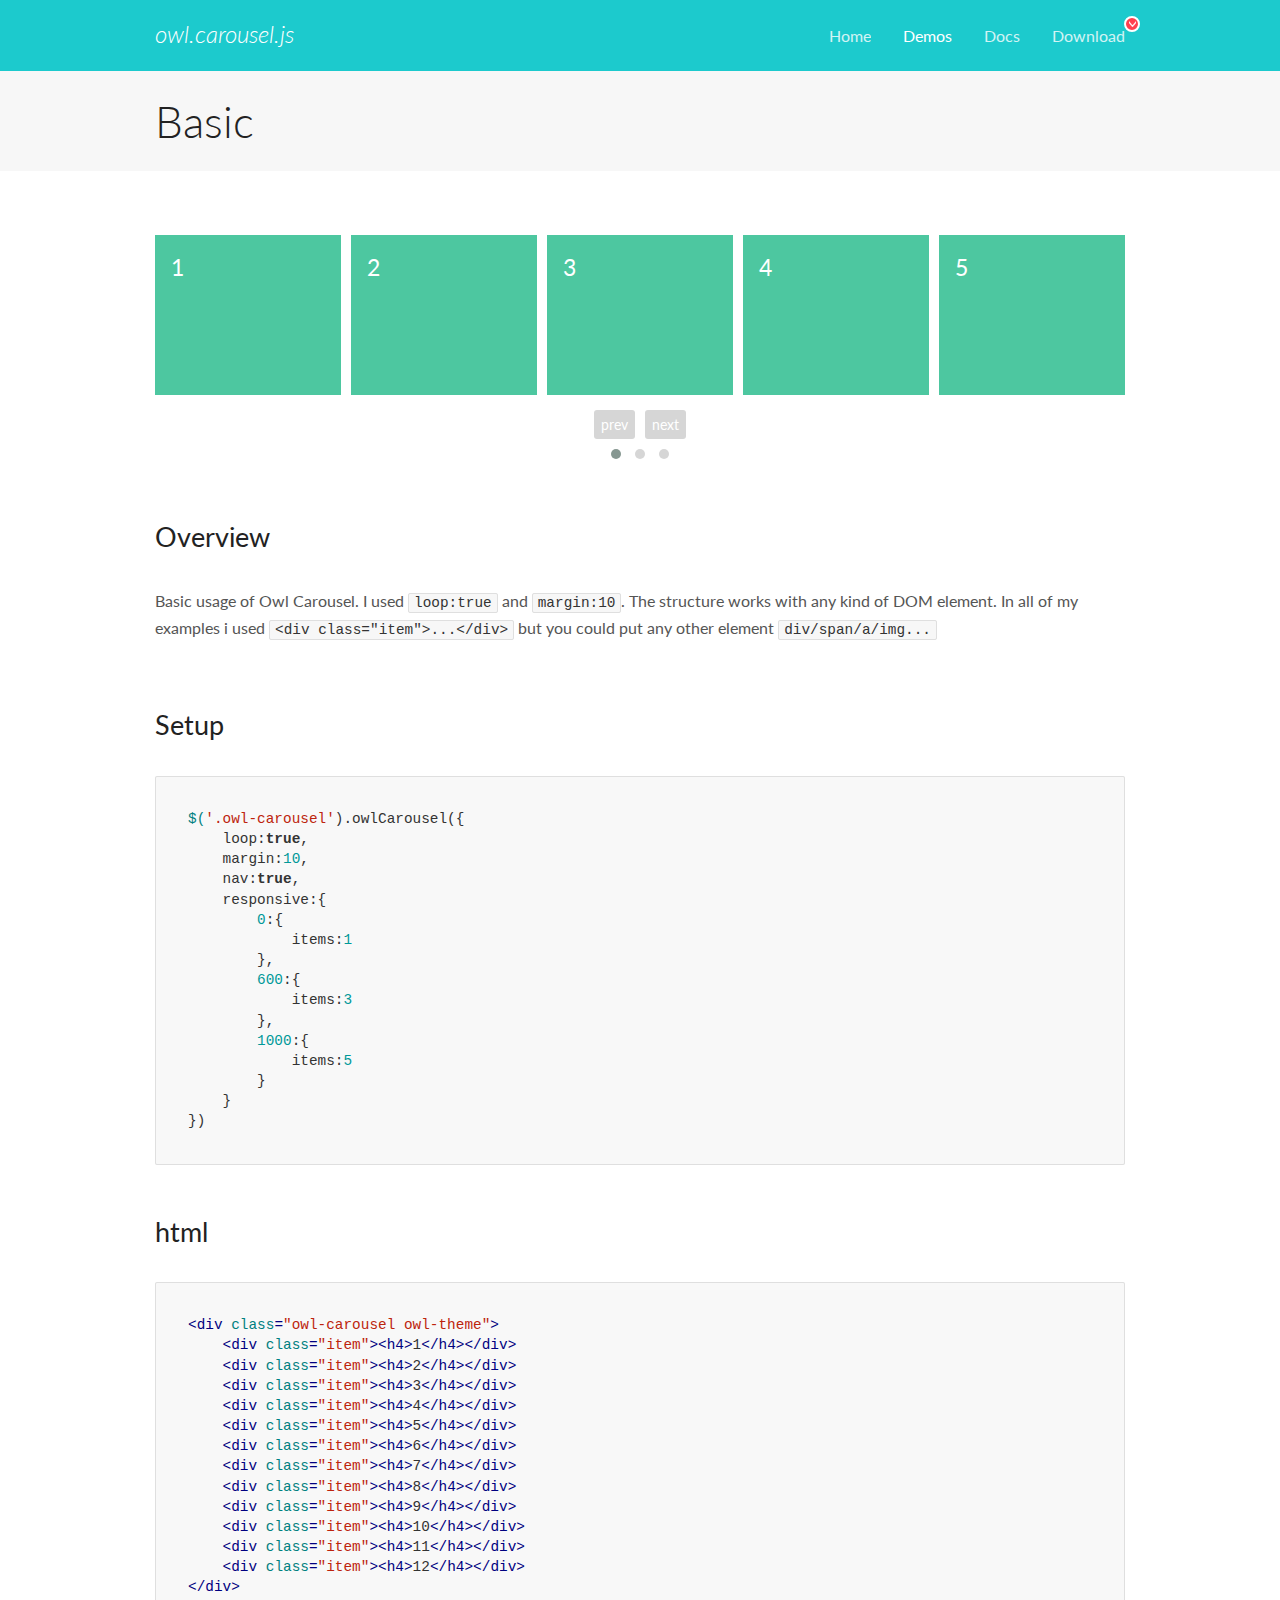
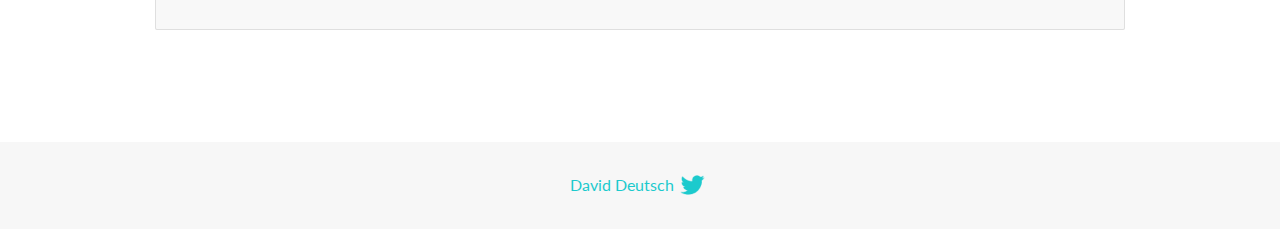
<file: assets/lib/owl.carousel/docs/demos/basic.html>
<!DOCTYPE html>
<html lang="en">
  <head>

    <!-- head -->
    <meta charset="utf-8">
    <meta name="msapplication-tap-highlight" content="no" />
    <meta name="viewport" content="width=device-width, initial-scale=1.0" />
    <meta name="description" content="Basic usage demo">
    <meta name="author" content="David Deutsch">
    <title>
      Basic Demo | Owl Carousel | 2.2.1
    </title>

    <!-- Stylesheets -->
    <link href='https://fonts.googleapis.com/css?family=Lato:300,400,700,400italic,300italic' rel='stylesheet' type='text/css'>
    <link rel="stylesheet" href="../assets/css/docs.theme.min.css">

    <!-- Owl Stylesheets -->
    <link rel="stylesheet" href="../assets/owlcarousel/assets/owl.carousel.min.css">
    <link rel="stylesheet" href="../assets/owlcarousel/assets/owl.theme.default.min.css">

    <!-- HTML5 shim and Respond.js IE8 support of HTML5 elements and media queries -->

    <!--[if lt IE 9]>
      <script src="https://oss.maxcdn.com/libs/html5shiv/3.7.0/html5shiv.js"></script>
      <script src="https://oss.maxcdn.com/libs/respond.js/1.3.0/respond.min.js"></script>
    <![endif]-->

    <!-- Favicons -->
    <link rel="apple-touch-icon-precomposed" sizes="144x144" href="../assets/ico/apple-touch-icon-144-precomposed.png">
    <link rel="shortcut icon" href="../assets/ico/favicon.png">
    <link rel="shortcut icon" href="favicon.ico">

    <!-- Yeah i know js should not be in header. Its required for demos.-->

    <!-- javascript -->
    <script src="../assets/vendors/jquery.min.js"></script>
    <script src="../assets/owlcarousel/owl.carousel.js"></script>
  </head>
  <body>

    <!-- header -->
    <header class="header">
      <div class="row">
        <div class="large-12 columns">
          <div class="brand left">
            <h3>
              <a href="/OwlCarousel2/">owl.carousel.js</a> 
            </h3>
          </div>
          <a id="toggle-nav" class="right">
            <span></span> <span></span> <span></span> 
          </a> 
          <div class="nav-bar">
            <ul class="clearfix">
              <li> <a href="/OwlCarousel2/index.html">Home</a>  </li>
              <li class="active">
                <a href="/OwlCarousel2/demos/demos.html">Demos</a> 
              </li>
              <li> <a href="/OwlCarousel2/docs/started-welcome.html">Docs</a>  </li>
              <li>
                <a href="https://github.com/OwlCarousel2/OwlCarousel2/archive/2.2.1.zip">Download</a> 
                <span class="download"></span> 
              </li>
            </ul>
          </div>
        </div>
      </div>
    </header>

    <!-- title -->
    <section class="title">
      <div class="row">
        <div class="large-12 columns">
          <h1>Basic</h1>
        </div>
      </div>
    </section>

    <!--  Demos -->
    <section id="demos">
      <div class="row">
        <div class="large-12 columns">
          <div class="owl-carousel owl-theme">
            <div class="item">
              <h4>1</h4>
            </div>
            <div class="item">
              <h4>2</h4>
            </div>
            <div class="item">
              <h4>3</h4>
            </div>
            <div class="item">
              <h4>4</h4>
            </div>
            <div class="item">
              <h4>5</h4>
            </div>
            <div class="item">
              <h4>6</h4>
            </div>
            <div class="item">
              <h4>7</h4>
            </div>
            <div class="item">
              <h4>8</h4>
            </div>
            <div class="item">
              <h4>9</h4>
            </div>
            <div class="item">
              <h4>10</h4>
            </div>
            <div class="item">
              <h4>11</h4>
            </div>
            <div class="item">
              <h4>12</h4>
            </div>
          </div>
          <h3 id="overview">Overview</h3>
          <p>Basic usage of Owl Carousel. I used <code>loop:true</code> and <code>margin:10</code>. The structure works with any kind of DOM element. In all of my examples i used <code>&lt;div class=&quot;item&quot;&gt;...&lt;/div&gt;</code> but you could
            put any other element <code>div/span/a/img...</code></p>
          <h3 id="setup">Setup</h3>
          <pre><code>$(&#39;.owl-carousel&#39;).owlCarousel({
    loop:true,
    margin:10,
    nav:true,
    responsive:{
        0:{
            items:1
        },
        600:{
            items:3
        },
        1000:{
            items:5
        }
    }
})</code></pre>
          <h3 id="html">html</h3>
          <pre><code>&lt;div class=&quot;owl-carousel owl-theme&quot;&gt;
    &lt;div class=&quot;item&quot;&gt;&lt;h4&gt;1&lt;/h4&gt;&lt;/div&gt;
    &lt;div class=&quot;item&quot;&gt;&lt;h4&gt;2&lt;/h4&gt;&lt;/div&gt;
    &lt;div class=&quot;item&quot;&gt;&lt;h4&gt;3&lt;/h4&gt;&lt;/div&gt;
    &lt;div class=&quot;item&quot;&gt;&lt;h4&gt;4&lt;/h4&gt;&lt;/div&gt;
    &lt;div class=&quot;item&quot;&gt;&lt;h4&gt;5&lt;/h4&gt;&lt;/div&gt;
    &lt;div class=&quot;item&quot;&gt;&lt;h4&gt;6&lt;/h4&gt;&lt;/div&gt;
    &lt;div class=&quot;item&quot;&gt;&lt;h4&gt;7&lt;/h4&gt;&lt;/div&gt;
    &lt;div class=&quot;item&quot;&gt;&lt;h4&gt;8&lt;/h4&gt;&lt;/div&gt;
    &lt;div class=&quot;item&quot;&gt;&lt;h4&gt;9&lt;/h4&gt;&lt;/div&gt;
    &lt;div class=&quot;item&quot;&gt;&lt;h4&gt;10&lt;/h4&gt;&lt;/div&gt;
    &lt;div class=&quot;item&quot;&gt;&lt;h4&gt;11&lt;/h4&gt;&lt;/div&gt;
    &lt;div class=&quot;item&quot;&gt;&lt;h4&gt;12&lt;/h4&gt;&lt;/div&gt;
&lt;/div&gt;</code></pre>
          <script>
            $(document).ready(function() {
              var owl = $('.owl-carousel');
              owl.owlCarousel({
                margin: 10,
                nav: true,
                loop: true,
                responsive: {
                  0: {
                    items: 1
                  },
                  600: {
                    items: 3
                  },
                  1000: {
                    items: 5
                  }
                }
              })
            })
          </script>
        </div>
      </div>
    </section>

    <!-- footer -->
    <footer class="footer">
      <div class="row">
        <div class="large-12 columns">
          <h5>
            <a href="/OwlCarousel2/docs/support-contact.html">David Deutsch</a> 
            <a id="custom-tweet-button" href="https://twitter.com/share?url=https://github.com/OwlCarousel2/OwlCarousel2&text=Owl Carousel - This is so awesome! " target="_blank"></a> 
          </h5>
        </div>
      </div>
    </footer>

    <!-- vendors -->
    <script src="../assets/vendors/highlight.js"></script>
    <script src="../assets/js/app.js"></script>
  </body>
</html>
</file>
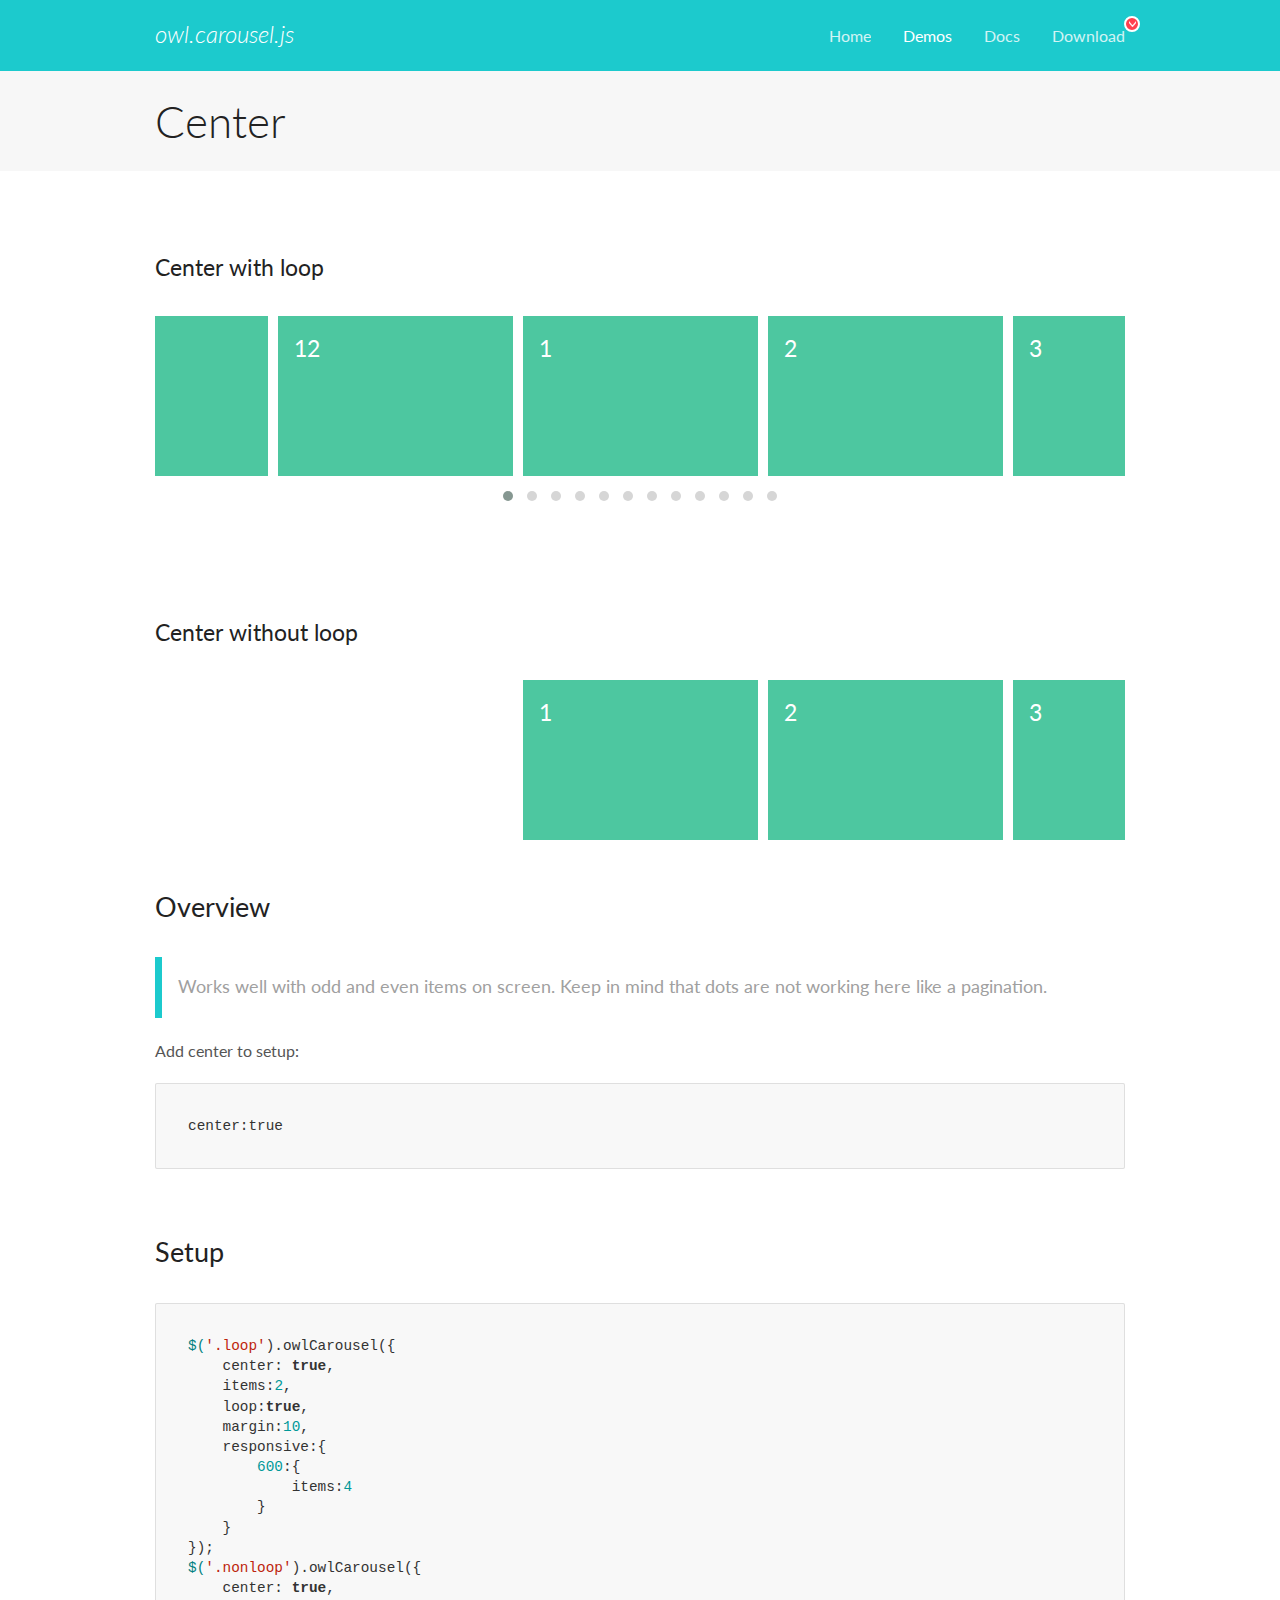
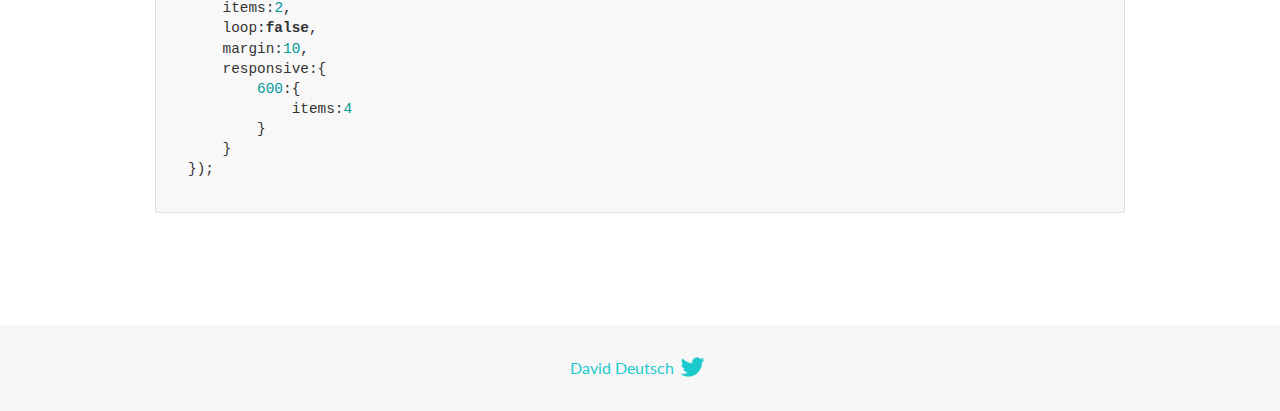
<file: assets/lib/owl.carousel/docs/demos/center.html>
<!DOCTYPE html>
<html lang="en">
  <head>

    <!-- head -->
    <meta charset="utf-8">
    <meta name="msapplication-tap-highlight" content="no" />
    <meta name="viewport" content="width=device-width, initial-scale=1.0" />
    <meta name="description" content="Center carousel">
    <meta name="author" content="David Deutsch">
    <title>
      Center Demo | Owl Carousel | 2.2.1
    </title>

    <!-- Stylesheets -->
    <link href='https://fonts.googleapis.com/css?family=Lato:300,400,700,400italic,300italic' rel='stylesheet' type='text/css'>
    <link rel="stylesheet" href="../assets/css/docs.theme.min.css">

    <!-- Owl Stylesheets -->
    <link rel="stylesheet" href="../assets/owlcarousel/assets/owl.carousel.min.css">
    <link rel="stylesheet" href="../assets/owlcarousel/assets/owl.theme.default.min.css">

    <!-- HTML5 shim and Respond.js IE8 support of HTML5 elements and media queries -->

    <!--[if lt IE 9]>
      <script src="https://oss.maxcdn.com/libs/html5shiv/3.7.0/html5shiv.js"></script>
      <script src="https://oss.maxcdn.com/libs/respond.js/1.3.0/respond.min.js"></script>
    <![endif]-->

    <!-- Favicons -->
    <link rel="apple-touch-icon-precomposed" sizes="144x144" href="../assets/ico/apple-touch-icon-144-precomposed.png">
    <link rel="shortcut icon" href="../assets/ico/favicon.png">
    <link rel="shortcut icon" href="favicon.ico">

    <!-- Yeah i know js should not be in header. Its required for demos.-->

    <!-- javascript -->
    <script src="../assets/vendors/jquery.min.js"></script>
    <script src="../assets/owlcarousel/owl.carousel.js"></script>
  </head>
  <body>

    <!-- header -->
    <header class="header">
      <div class="row">
        <div class="large-12 columns">
          <div class="brand left">
            <h3>
              <a href="/OwlCarousel2/">owl.carousel.js</a> 
            </h3>
          </div>
          <a id="toggle-nav" class="right">
            <span></span> <span></span> <span></span> 
          </a> 
          <div class="nav-bar">
            <ul class="clearfix">
              <li> <a href="/OwlCarousel2/index.html">Home</a>  </li>
              <li class="active">
                <a href="/OwlCarousel2/demos/demos.html">Demos</a> 
              </li>
              <li> <a href="/OwlCarousel2/docs/started-welcome.html">Docs</a>  </li>
              <li>
                <a href="https://github.com/OwlCarousel2/OwlCarousel2/archive/2.2.1.zip">Download</a> 
                <span class="download"></span> 
              </li>
            </ul>
          </div>
        </div>
      </div>
    </header>

    <!-- title -->
    <section class="title">
      <div class="row">
        <div class="large-12 columns">
          <h1>Center</h1>
        </div>
      </div>
    </section>

    <!--  Demos -->
    <section id="demos">
      <div class="row">
        <div class="large-12 columns">
          <h4 id="center-with-loop">Center with loop</h4>
          <div class="loop owl-carousel owl-theme">
            <div class="item">
              <h4>1</h4>
            </div>
            <div class="item">
              <h4>2</h4>
            </div>
            <div class="item">
              <h4>3</h4>
            </div>
            <div class="item">
              <h4>4</h4>
            </div>
            <div class="item">
              <h4>5</h4>
            </div>
            <div class="item">
              <h4>6</h4>
            </div>
            <div class="item">
              <h4>7</h4>
            </div>
            <div class="item">
              <h4>8</h4>
            </div>
            <div class="item">
              <h4>9</h4>
            </div>
            <div class="item">
              <h4>10</h4>
            </div>
            <div class="item">
              <h4>11</h4>
            </div>
            <div class="item">
              <h4>12</h4>
            </div>
          </div>
          <br>
          <h4 id="center-without-loop">Center without loop</h4>
          <div class="nonloop owl-carousel">
            <div class="item">
              <h4>1</h4>
            </div>
            <div class="item">
              <h4>2</h4>
            </div>
            <div class="item">
              <h4>3</h4>
            </div>
            <div class="item">
              <h4>4</h4>
            </div>
            <div class="item">
              <h4>5</h4>
            </div>
            <div class="item">
              <h4>6</h4>
            </div>
            <div class="item">
              <h4>7</h4>
            </div>
            <div class="item">
              <h4>8</h4>
            </div>
            <div class="item">
              <h4>9</h4>
            </div>
            <div class="item">
              <h4>10</h4>
            </div>
            <div class="item">
              <h4>11</h4>
            </div>
            <div class="item">
              <h4>12</h4>
            </div>
          </div>
          <h3 id="overview">Overview</h3>
          <blockquote>
            <p>Works well with odd and even items on screen. Keep in mind that dots are not working here like a pagination.</p>
          </blockquote>
          <p>Add center to setup:</p>
          <pre><code>center:true</code></pre>
          <h3 id="setup">Setup</h3>
          <pre><code>$(&#39;.loop&#39;).owlCarousel({
    center: true,
    items:2,
    loop:true,
    margin:10,
    responsive:{
        600:{
            items:4
        }
    }
});
$(&#39;.nonloop&#39;).owlCarousel({
    center: true,
    items:2,
    loop:false,
    margin:10,
    responsive:{
        600:{
            items:4
        }
    }
});</code></pre>
          <script>
            jQuery(document).ready(function($) {
              $('.loop').owlCarousel({
                center: true,
                items: 2,
                loop: true,
                margin: 10,
                responsive: {
                  600: {
                    items: 4
                  }
                }
              });
              $('.nonloop').owlCarousel({
                center: true,
                items: 2,
                loop: false,
                margin: 10,
                responsive: {
                  600: {
                    items: 4
                  }
                }
              });
            });
          </script>
        </div>
      </div>
    </section>

    <!-- footer -->
    <footer class="footer">
      <div class="row">
        <div class="large-12 columns">
          <h5>
            <a href="/OwlCarousel2/docs/support-contact.html">David Deutsch</a> 
            <a id="custom-tweet-button" href="https://twitter.com/share?url=https://github.com/OwlCarousel2/OwlCarousel2&text=Owl Carousel - This is so awesome! " target="_blank"></a> 
          </h5>
        </div>
      </div>
    </footer>

    <!-- vendors -->
    <script src="../assets/vendors/highlight.js"></script>
    <script src="../assets/js/app.js"></script>
  </body>
</html>
</file>
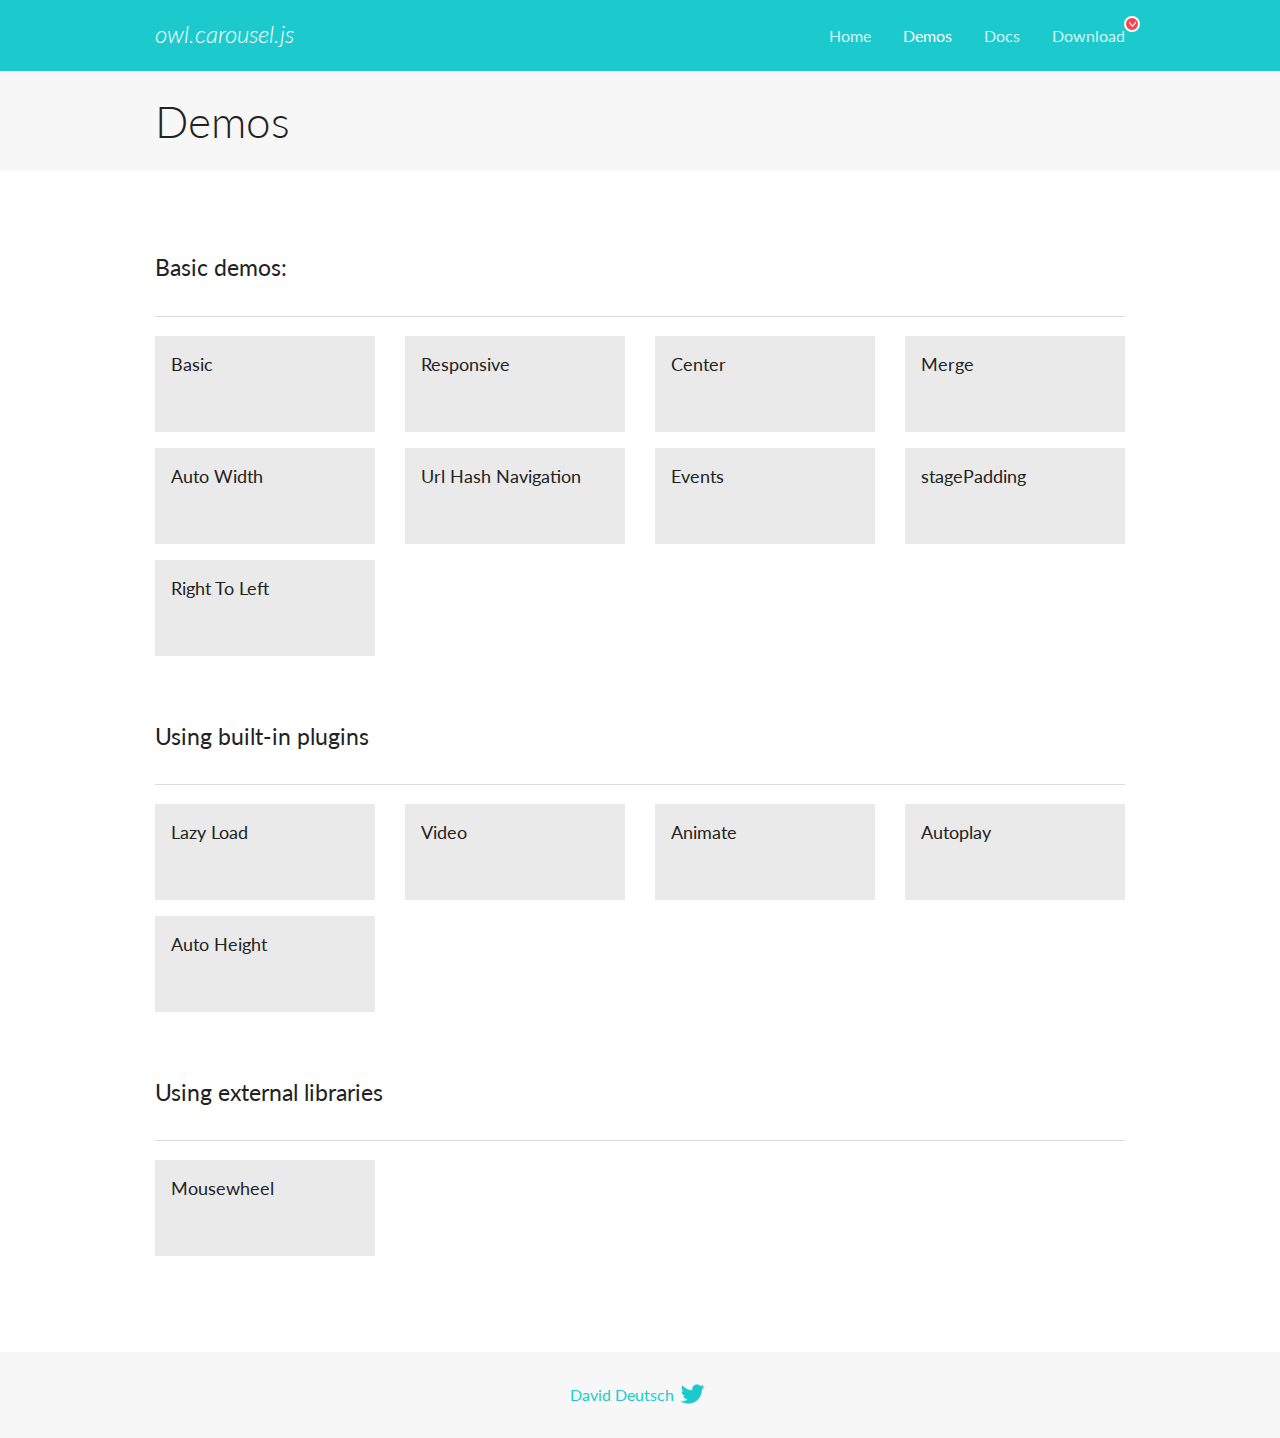
<file: assets/lib/owl.carousel/docs/demos/demos.html>
<!DOCTYPE html>
<html lang="en">
  <head>

    <!-- head -->
    <meta charset="utf-8">
    <meta name="msapplication-tap-highlight" content="no" />
    <meta name="viewport" content="width=device-width, initial-scale=1.0" />
    <meta name="description" content="A list of Owl Carousel examples.">
    <meta name="author" content="David Deutsch">
    <title>
      Demos | Owl Carousel | 2.2.1
    </title>

    <!-- Stylesheets -->
    <link href='https://fonts.googleapis.com/css?family=Lato:300,400,700,400italic,300italic' rel='stylesheet' type='text/css'>
    <link rel="stylesheet" href="../assets/css/docs.theme.min.css">

    <!-- Owl Stylesheets -->
    <link rel="stylesheet" href="../assets/owlcarousel/assets/owl.carousel.min.css">
    <link rel="stylesheet" href="../assets/owlcarousel/assets/owl.theme.default.min.css">

    <!-- HTML5 shim and Respond.js IE8 support of HTML5 elements and media queries -->

    <!--[if lt IE 9]>
      <script src="https://oss.maxcdn.com/libs/html5shiv/3.7.0/html5shiv.js"></script>
      <script src="https://oss.maxcdn.com/libs/respond.js/1.3.0/respond.min.js"></script>
    <![endif]-->

    <!-- Favicons -->
    <link rel="apple-touch-icon-precomposed" sizes="144x144" href="../assets/ico/apple-touch-icon-144-precomposed.png">
    <link rel="shortcut icon" href="../assets/ico/favicon.png">
    <link rel="shortcut icon" href="favicon.ico">

    <!-- Yeah i know js should not be in header. Its required for demos.-->

    <!-- javascript -->
    <script src="../assets/vendors/jquery.min.js"></script>
    <script src="../assets/owlcarousel/owl.carousel.js"></script>
  </head>
  <body>

    <!-- header -->
    <header class="header">
      <div class="row">
        <div class="large-12 columns">
          <div class="brand left">
            <h3>
              <a href="/OwlCarousel2/">owl.carousel.js</a> 
            </h3>
          </div>
          <a id="toggle-nav" class="right">
            <span></span> <span></span> <span></span> 
          </a> 
          <div class="nav-bar">
            <ul class="clearfix">
              <li> <a href="/OwlCarousel2/index.html">Home</a>  </li>
              <li class="active">
                <a href="/OwlCarousel2/demos/demos.html">Demos</a> 
              </li>
              <li> <a href="/OwlCarousel2/docs/started-welcome.html">Docs</a>  </li>
              <li>
                <a href="https://github.com/OwlCarousel2/OwlCarousel2/archive/2.2.1.zip">Download</a> 
                <span class="download"></span> 
              </li>
            </ul>
          </div>
        </div>
      </div>
    </header>

    <!-- title -->
    <section class="title">
      <div class="row">
        <div class="large-12 columns">
          <h1>Demos</h1>
        </div>
      </div>
    </section>

    <!--  Demos -->
    <section id="demos">
      <div class="row">
        <div class="large-12 columns">
          <h4 id="basic-demos-">Basic demos:</h4>
          <hr>
          <div class="demo-list">
            <div class="row">
              <div class="small-6 medium-4 large-3 columns">
                <a href="basic.html" class="demo-block">
                  <h5>Basic </h5>
                </a> 
              </div>
              <div class="small-6 medium-4 large-3 columns">
                <a href="responsive.html" class="demo-block">
                  <h5>Responsive </h5>
                </a> 
              </div>
              <div class="small-6 medium-4 large-3 columns">
                <a href="center.html" class="demo-block">
                  <h5>Center </h5>
                </a> 
              </div>
              <div class="small-6 medium-4 large-3 columns">
                <a href="merge.html" class="demo-block">
                  <h5>Merge </h5>
                </a> 
              </div>
              <div class="small-6 medium-4 large-3 columns">
                <a href="autowidth.html" class="demo-block">
                  <h5>Auto Width </h5>
                </a> 
              </div>
              <div class="small-6 medium-4 large-3 columns">
                <a href="urlhashnav.html" class="demo-block">
                  <h5>Url Hash Navigation </h5>
                </a> 
              </div>
              <div class="small-6 medium-4 large-3 columns">
                <a href="events.html" class="demo-block">
                  <h5>Events </h5>
                </a> 
              </div>
              <div class="small-6 medium-4 large-3 columns">
                <a href="stagepadding.html" class="demo-block">
                  <h5>stagePadding </h5>
                </a> 
              </div>
              <div class="small-6 medium-4 large-3 columns">
                <a href="rtl.html" class="demo-block">
                  <h5>Right To Left </h5>
                </a> 
              </div>
            </div>
          </div>
          <h4 id="using-built-in-plugins">Using built-in plugins</h4>
          <hr>
          <div class="demo-list">
            <div class="row">
              <div class="small-6 medium-4 large-3 columns">
                <a href="lazyLoad.html" class="demo-block">
                  <h5>Lazy Load </h5>
                </a> 
              </div>
              <div class="small-6 medium-4 large-3 columns">
                <a href="video.html" class="demo-block">
                  <h5>Video </h5>
                </a> 
              </div>
              <div class="small-6 medium-4 large-3 columns">
                <a href="animate.html" class="demo-block">
                  <h5>Animate </h5>
                </a> 
              </div>
              <div class="small-6 medium-4 large-3 columns">
                <a href="autoplay.html" class="demo-block">
                  <h5>Autoplay </h5>
                </a> 
              </div>
              <div class="small-6 medium-4 large-3 columns">
                <a href="autoheight.html" class="demo-block">
                  <h5>Auto Height </h5>
                </a> 
              </div>
            </div>
          </div>
          <h4 id="using-external-libraries">Using external libraries</h4>
          <hr>
          <div class="demo-list">
            <div class="row">
              <div class="small-6 medium-4 large-3 columns">
                <a href="mousewheel.html" class="demo-block">
                  <h5>Mousewheel </h5>
                </a> 
              </div>
            </div>
          </div>
        </div>
      </div>
    </section>

    <!-- footer -->
    <footer class="footer">
      <div class="row">
        <div class="large-12 columns">
          <h5>
            <a href="/OwlCarousel2/docs/support-contact.html">David Deutsch</a> 
            <a id="custom-tweet-button" href="https://twitter.com/share?url=https://github.com/OwlCarousel2/OwlCarousel2&text=Owl Carousel - This is so awesome! " target="_blank"></a> 
          </h5>
        </div>
      </div>
    </footer>

    <!-- vendors -->
    <script src="../assets/vendors/highlight.js"></script>
    <script src="../assets/js/app.js"></script>
  </body>
</html>
</file>
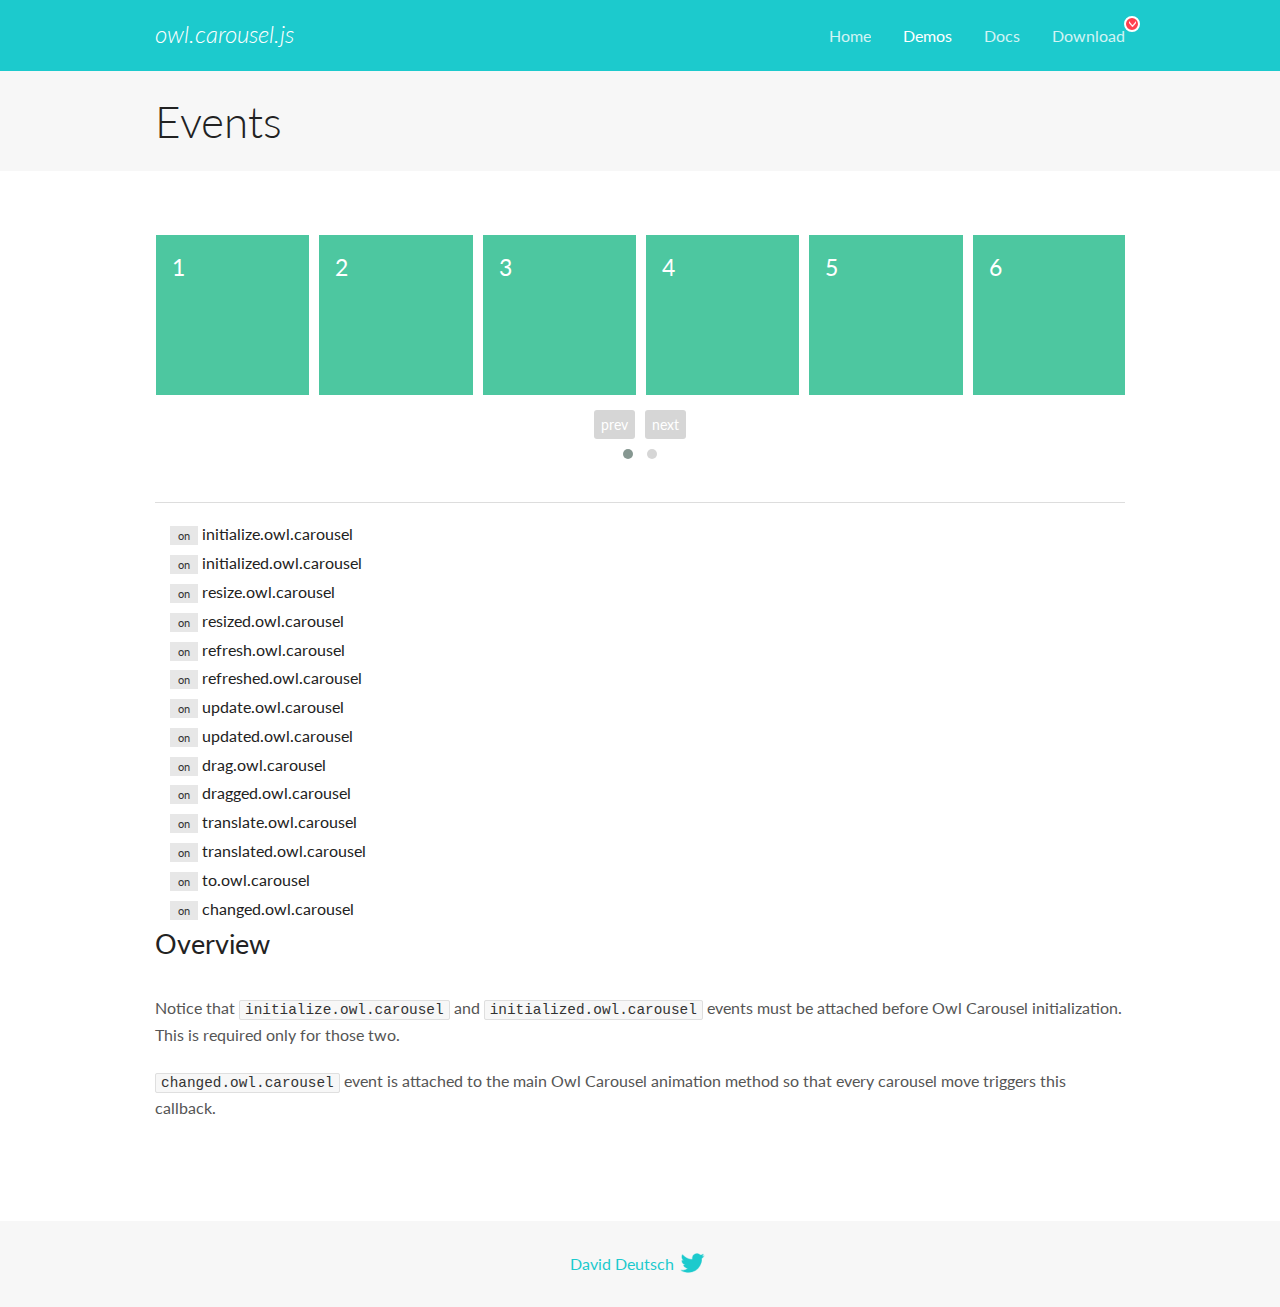
<file: assets/lib/owl.carousel/docs/demos/events.html>
<!DOCTYPE html>
<html lang="en">
  <head>

    <!-- head -->
    <meta charset="utf-8">
    <meta name="msapplication-tap-highlight" content="no" />
    <meta name="viewport" content="width=device-width, initial-scale=1.0" />
    <meta name="description" content="Events usage demo">
    <meta name="author" content="David Deutsch">
    <title>
      Events Demo | Owl Carousel | 2.2.1
    </title>

    <!-- Stylesheets -->
    <link href='https://fonts.googleapis.com/css?family=Lato:300,400,700,400italic,300italic' rel='stylesheet' type='text/css'>
    <link rel="stylesheet" href="../assets/css/docs.theme.min.css">

    <!-- Owl Stylesheets -->
    <link rel="stylesheet" href="../assets/owlcarousel/assets/owl.carousel.min.css">
    <link rel="stylesheet" href="../assets/owlcarousel/assets/owl.theme.default.min.css">

    <!-- HTML5 shim and Respond.js IE8 support of HTML5 elements and media queries -->

    <!--[if lt IE 9]>
      <script src="https://oss.maxcdn.com/libs/html5shiv/3.7.0/html5shiv.js"></script>
      <script src="https://oss.maxcdn.com/libs/respond.js/1.3.0/respond.min.js"></script>
    <![endif]-->

    <!-- Favicons -->
    <link rel="apple-touch-icon-precomposed" sizes="144x144" href="../assets/ico/apple-touch-icon-144-precomposed.png">
    <link rel="shortcut icon" href="../assets/ico/favicon.png">
    <link rel="shortcut icon" href="favicon.ico">

    <!-- Yeah i know js should not be in header. Its required for demos.-->

    <!-- javascript -->
    <script src="../assets/vendors/jquery.min.js"></script>
    <script src="../assets/owlcarousel/owl.carousel.js"></script>
  </head>
  <body>

    <!-- header -->
    <header class="header">
      <div class="row">
        <div class="large-12 columns">
          <div class="brand left">
            <h3>
              <a href="/OwlCarousel2/">owl.carousel.js</a> 
            </h3>
          </div>
          <a id="toggle-nav" class="right">
            <span></span> <span></span> <span></span> 
          </a> 
          <div class="nav-bar">
            <ul class="clearfix">
              <li> <a href="/OwlCarousel2/index.html">Home</a>  </li>
              <li class="active">
                <a href="/OwlCarousel2/demos/demos.html">Demos</a> 
              </li>
              <li> <a href="/OwlCarousel2/docs/started-welcome.html">Docs</a>  </li>
              <li>
                <a href="https://github.com/OwlCarousel2/OwlCarousel2/archive/2.2.1.zip">Download</a> 
                <span class="download"></span> 
              </li>
            </ul>
          </div>
        </div>
      </div>
    </header>

    <!-- title -->
    <section class="title">
      <div class="row">
        <div class="large-12 columns">
          <h1>Events</h1>
        </div>
      </div>
    </section>

    <!--  Demos -->
    <section id="demos">
      <div class="row">
        <div class="large-12 columns">
          <div class="owl-carousel owl-theme">
            <div class="item">
              <h4>1</h4>
            </div>
            <div class="item">
              <h4>2</h4>
            </div>
            <div class="item">
              <h4>3</h4>
            </div>
            <div class="item">
              <h4>4</h4>
            </div>
            <div class="item">
              <h4>5</h4>
            </div>
            <div class="item">
              <h4>6</h4>
            </div>
            <div class="item">
              <h4>7</h4>
            </div>
            <div class="item">
              <h4>8</h4>
            </div>
            <div class="item">
              <h4>9</h4>
            </div>
            <div class="item">
              <h4>10</h4>
            </div>
            <div class="item">
              <h4>11</h4>
            </div>
            <div class="item">
              <h4>12</h4>
            </div>
          </div>
          <hr>
          <div class="large-12 columns callbacks">
            <div><span class="label secondary initialize">on</span>  initialize.owl.carousel </div>
            <div><span class="label secondary initialized">on</span>  initialized.owl.carousel </div>
            <div><span class="label secondary resize">on</span>  resize.owl.carousel </div>
            <div><span class="label secondary resized">on</span>  resized.owl.carousel </div>
            <div><span class="label secondary refresh">on</span>  refresh.owl.carousel </div>
            <div><span class="label secondary refreshed">on</span>  refreshed.owl.carousel </div>
            <div><span class="label secondary update">on</span>  update.owl.carousel </div>
            <div><span class="label secondary updated">on</span>  updated.owl.carousel </div>
            <div><span class="label secondary drag">on</span>  drag.owl.carousel </div>
            <div><span class="label secondary dragged">on</span>  dragged.owl.carousel </div>
            <div><span class="label secondary translate">on</span>  translate.owl.carousel </div>
            <div><span class="label secondary translated">on</span>  translated.owl.carousel </div>
            <div><span class="label secondary to">on</span>  to.owl.carousel </div>
            <div><span class="label secondary changed">on</span>  changed.owl.carousel </div>
          </div>
          <h3 id="overview">Overview</h3>
          <p>Notice that <code>initialize.owl.carousel</code> and <code>initialized.owl.carousel</code> events must be attached before Owl Carousel initialization. This is required only for those two.</p>
          <p><code>changed.owl.carousel</code> event is attached to the main Owl Carousel animation method so that every carousel move triggers this callback.</p>
          <script>
            jQuery(document).ready(function($) {
              var owl = $('.owl-carousel');
              owl.on('initialize.owl.carousel initialized.owl.carousel ' +
                'initialize.owl.carousel initialize.owl.carousel ' +
                'resize.owl.carousel resized.owl.carousel ' +
                'refresh.owl.carousel refreshed.owl.carousel ' +
                'update.owl.carousel updated.owl.carousel ' +
                'drag.owl.carousel dragged.owl.carousel ' +
                'translate.owl.carousel translated.owl.carousel ' +
                'to.owl.carousel changed.owl.carousel',
                function(e) {
                  $('.' + e.type)
                    .removeClass('secondary')
                    .addClass('success');
                  window.setTimeout(function() {
                    $('.' + e.type)
                      .removeClass('success')
                      .addClass('secondary');
                  }, 500);
                });
              owl.owlCarousel({
                loop: true,
                nav: true,
                lazyLoad: true,
                margin: 10,
                video: true,
                responsive: {
                  0: {
                    items: 1
                  },
                  600: {
                    items: 3
                  },
                  960: {
                    items: 5,
                  },
                  1200: {
                    items: 6
                  }
                }
              });
            });
          </script>
        </div>
      </div>
    </section>

    <!-- footer -->
    <footer class="footer">
      <div class="row">
        <div class="large-12 columns">
          <h5>
            <a href="/OwlCarousel2/docs/support-contact.html">David Deutsch</a> 
            <a id="custom-tweet-button" href="https://twitter.com/share?url=https://github.com/OwlCarousel2/OwlCarousel2&text=Owl Carousel - This is so awesome! " target="_blank"></a> 
          </h5>
        </div>
      </div>
    </footer>

    <!-- vendors -->
    <script src="../assets/vendors/highlight.js"></script>
    <script src="../assets/js/app.js"></script>
  </body>
</html>
</file>
